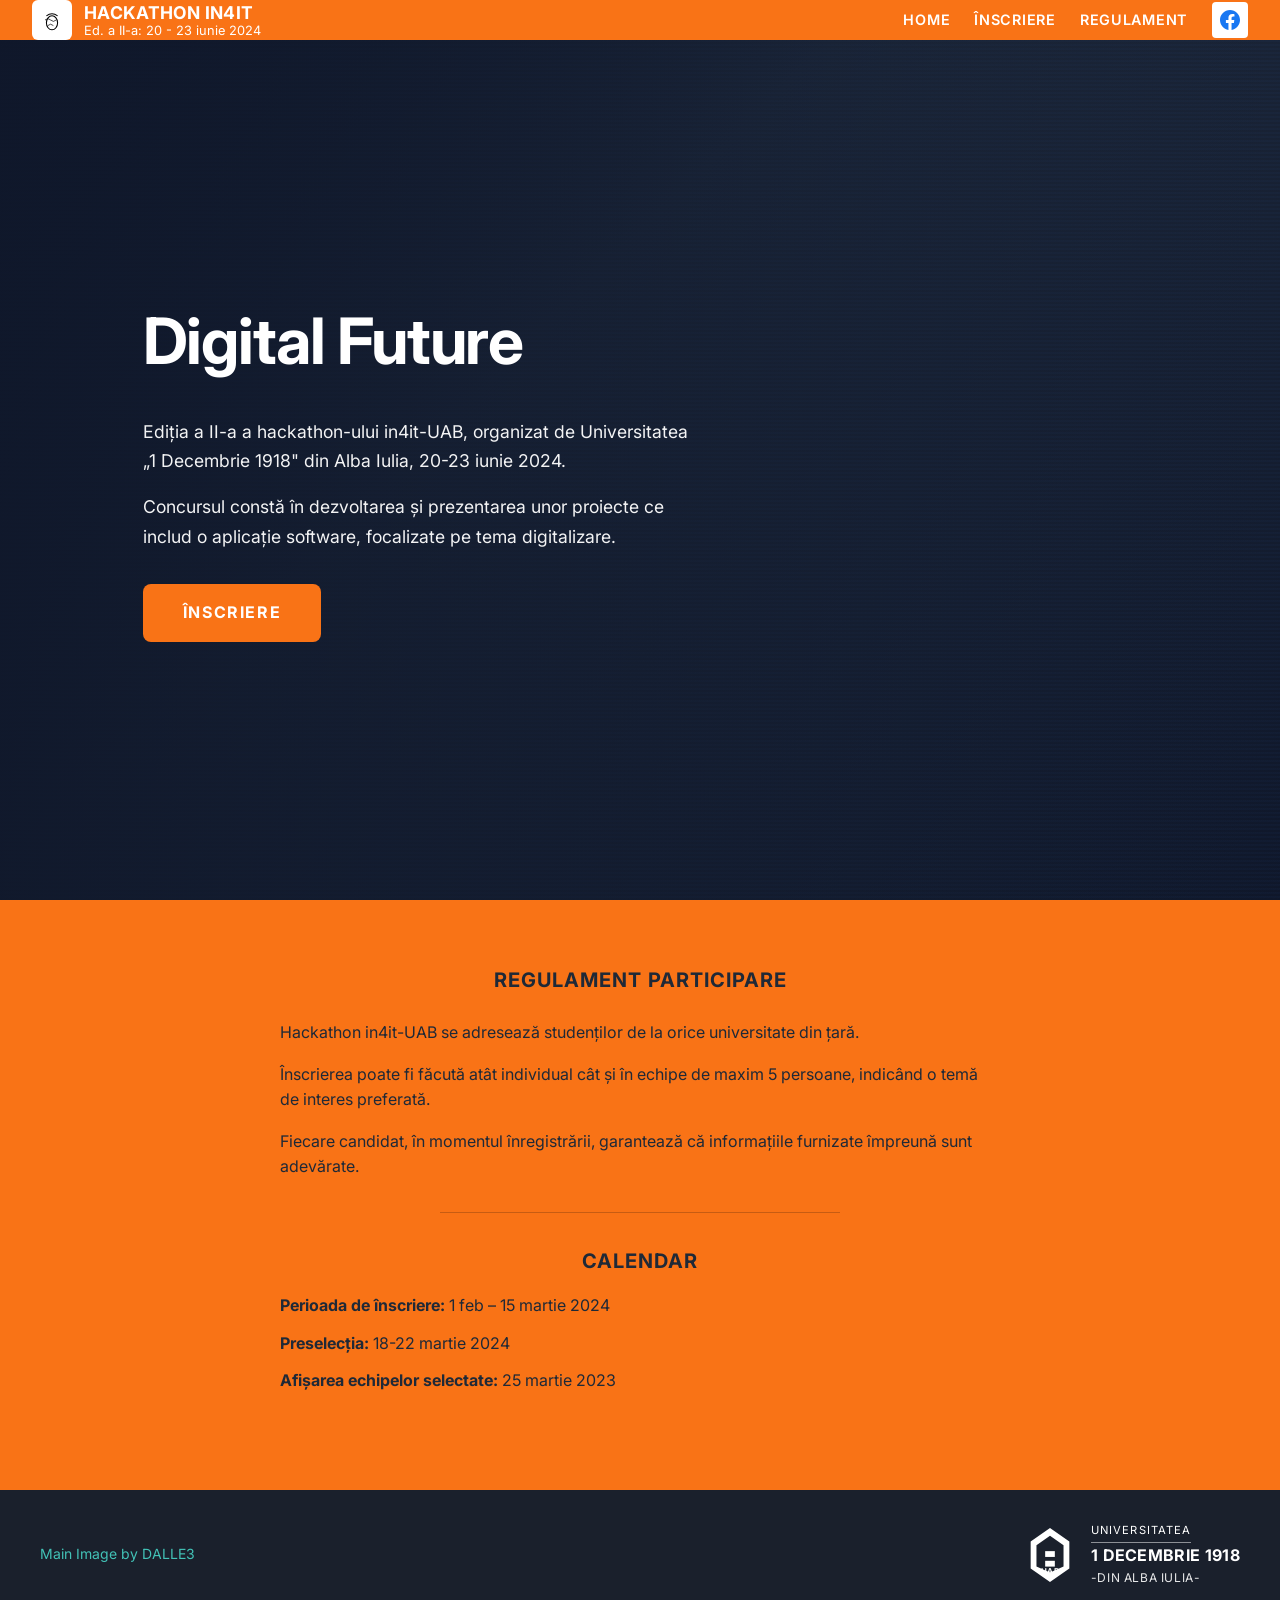
<file: 1/index.html>
<!DOCTYPE html>
<html lang="ro">
<head>
    <meta charset="UTF-8">
    <meta name="viewport" content="width=device-width, initial-scale=1.0">
    <title>Hackathon in4iT - Digital Future</title>
    <link rel="stylesheet" href="styles.css">
    <link rel="preconnect" href="https://fonts.googleapis.com">
    <link rel="preconnect" href="https://fonts.gstatic.com" crossorigin>
    <link href="https://fonts.googleapis.com/css2?family=Inter:wght@400;600;700&display=swap" rel="stylesheet">
</head>
<body>
    <!-- Header -->
    <header class="header">
        <div class="header-content">
            <div class="header-brand">
                <div class="logo">
                    <svg viewBox="0 0 40 40" xmlns="http://www.w3.org/2000/svg" aria-hidden="true">
                        <!-- Amprentă stilizată / circuit -->
                        <ellipse cx="20" cy="24" rx="8" ry="10" fill="none" stroke="currentColor" stroke-width="1.5"/>
                        <path d="M12 14 Q20 8 28 14" fill="none" stroke="currentColor" stroke-width="1.5"/>
                        <path d="M10 20 Q14 16 18 20 Q22 24 26 20" fill="none" stroke="currentColor" stroke-width="1"/>
                        <path d="M14 28 Q18 24 22 28" fill="none" stroke="currentColor" stroke-width="1"/>
                    </svg>
                </div>
                <div class="brand-text">
                    <h1 class="event-title">HACKATHON in4iT</h1>
                    <p class="event-date">Ed. a II-a: 20 - 23 iunie 2024</p>
                </div>
            </div>
            <nav class="nav-desktop">
                <a href="#home">HOME</a>
                <a href="#inscriere">ÎNSCRIERE</a>
                <a href="#regulament">REGULAMENT</a>
                <a href="https://facebook.com" target="_blank" rel="noopener" class="fb-link" aria-label="Facebook">
                    <svg viewBox="0 0 24 24" fill="#1877F2"><path d="M24 12.073c0-6.627-5.373-12-12-12s-12 5.373-12 12c0 5.99 4.388 10.954 10.125 11.854v-8.385H7.078v-3.47h3.047V9.43c0-3.007 1.792-4.669 4.533-4.669 1.312 0 2.686.235 2.686.235v2.953H15.83c-1.491 0-1.956.925-1.956 1.874v2.25h3.328l-.532 3.47h-2.796v8.385C19.612 23.027 24 18.062 24 12.073z"/></svg>
                </a>
            </nav>
            <button class="nav-toggle" aria-label="Meniu" aria-expanded="false">
                <span></span>
                <span></span>
                <span></span>
            </button>
        </div>
        <div class="nav-mobile" aria-hidden="true">
            <a href="#home">HOME</a>
            <a href="#inscriere">ÎNSCRIERE</a>
            <a href="#regulament">REGULAMENT</a>
            <a href="https://facebook.com" target="_blank" rel="noopener">Facebook</a>
        </div>
    </header>

    <!-- Hero Section - full viewport -->
    <section class="hero" id="home">
        <div class="hero-overlay"></div>
        <div class="hero-content">
            <h2 class="hero-title">Digital Future</h2>
            <p class="hero-text">Ediția a II-a a hackathon-ului in4it-UAB, organizat de Universitatea „1 Decembrie 1918" din Alba Iulia, 20-23 iunie 2024.</p>
            <p class="hero-text">Concursul constă în dezvoltarea și prezentarea unor proiecte ce includ o aplicație software, focalizate pe tema digitalizare.</p>
            <a href="#inscriere" class="btn-inscriere" id="inscriere">ÎNSCRIERE</a>
        </div>
    </section>

    <!-- Content Section - Regulament & Calendar -->
    <main class="content-section" id="regulament">
        <div class="content-wrapper">
            <section class="regulament">
                <h2 class="section-title">REGULAMENT PARTICIPARE</h2>
                <p>Hackathon in4it-UAB se adresează studenților de la orice universitate din țară.</p>
                <p>Înscrierea poate fi făcută atât individual cât și în echipe de maxim 5 persoane, indicând o temă de interes preferată.</p>
                <p>Fiecare candidat, în momentul înregistrării, garantează că informațiile furnizate împreună sunt adevărate.</p>
            </section>
            <hr class="section-separator">
            <section class="calendar">
                <h2 class="section-title">CALENDAR</h2>
                <ul class="calendar-list">
                    <li><strong>Perioada de înscriere:</strong> 1 feb – 15 martie 2024</li>
                    <li><strong>Preselecția:</strong> 18-22 martie 2024</li>
                    <li><strong>Afișarea echipelor selectate:</strong> 25 martie 2023</li>
                </ul>
            </section>
        </div>
    </main>

    <!-- Footer -->
    <footer class="footer">
        <div class="footer-content">
            <span class="footer-credit">Main Image by DALLE3</span>
            <div class="footer-logo">
                <div class="logo-emblem">
                    <svg viewBox="0 0 50 60" xmlns="http://www.w3.org/2000/svg" aria-hidden="true">
                        <!-- Turn/cetate stilizat -->
                        <path d="M25 2L5 16v28l20 14 20-14V16L25 2zm0 8l14 10v22L25 48 11 42V20l14-10z" fill="currentColor"/>
                        <rect x="20" y="26" width="10" height="6" fill="currentColor"/>
                        <rect x="20" y="36" width="10" height="6" fill="currentColor"/>
                    </svg>
                    <span class="emblem-text">UAB</span>
                </div>
                <div class="logo-text">
                    <span class="logo-line">UNIVERSITATEA</span>
                    <span class="logo-name">1 DECEMBRIE 1918</span>
                    <span class="logo-city">-DIN ALBA IULIA-</span>
                </div>
            </div>
        </div>
    </footer>

    <script src="script.js"></script>
</body>
</html>
</file>
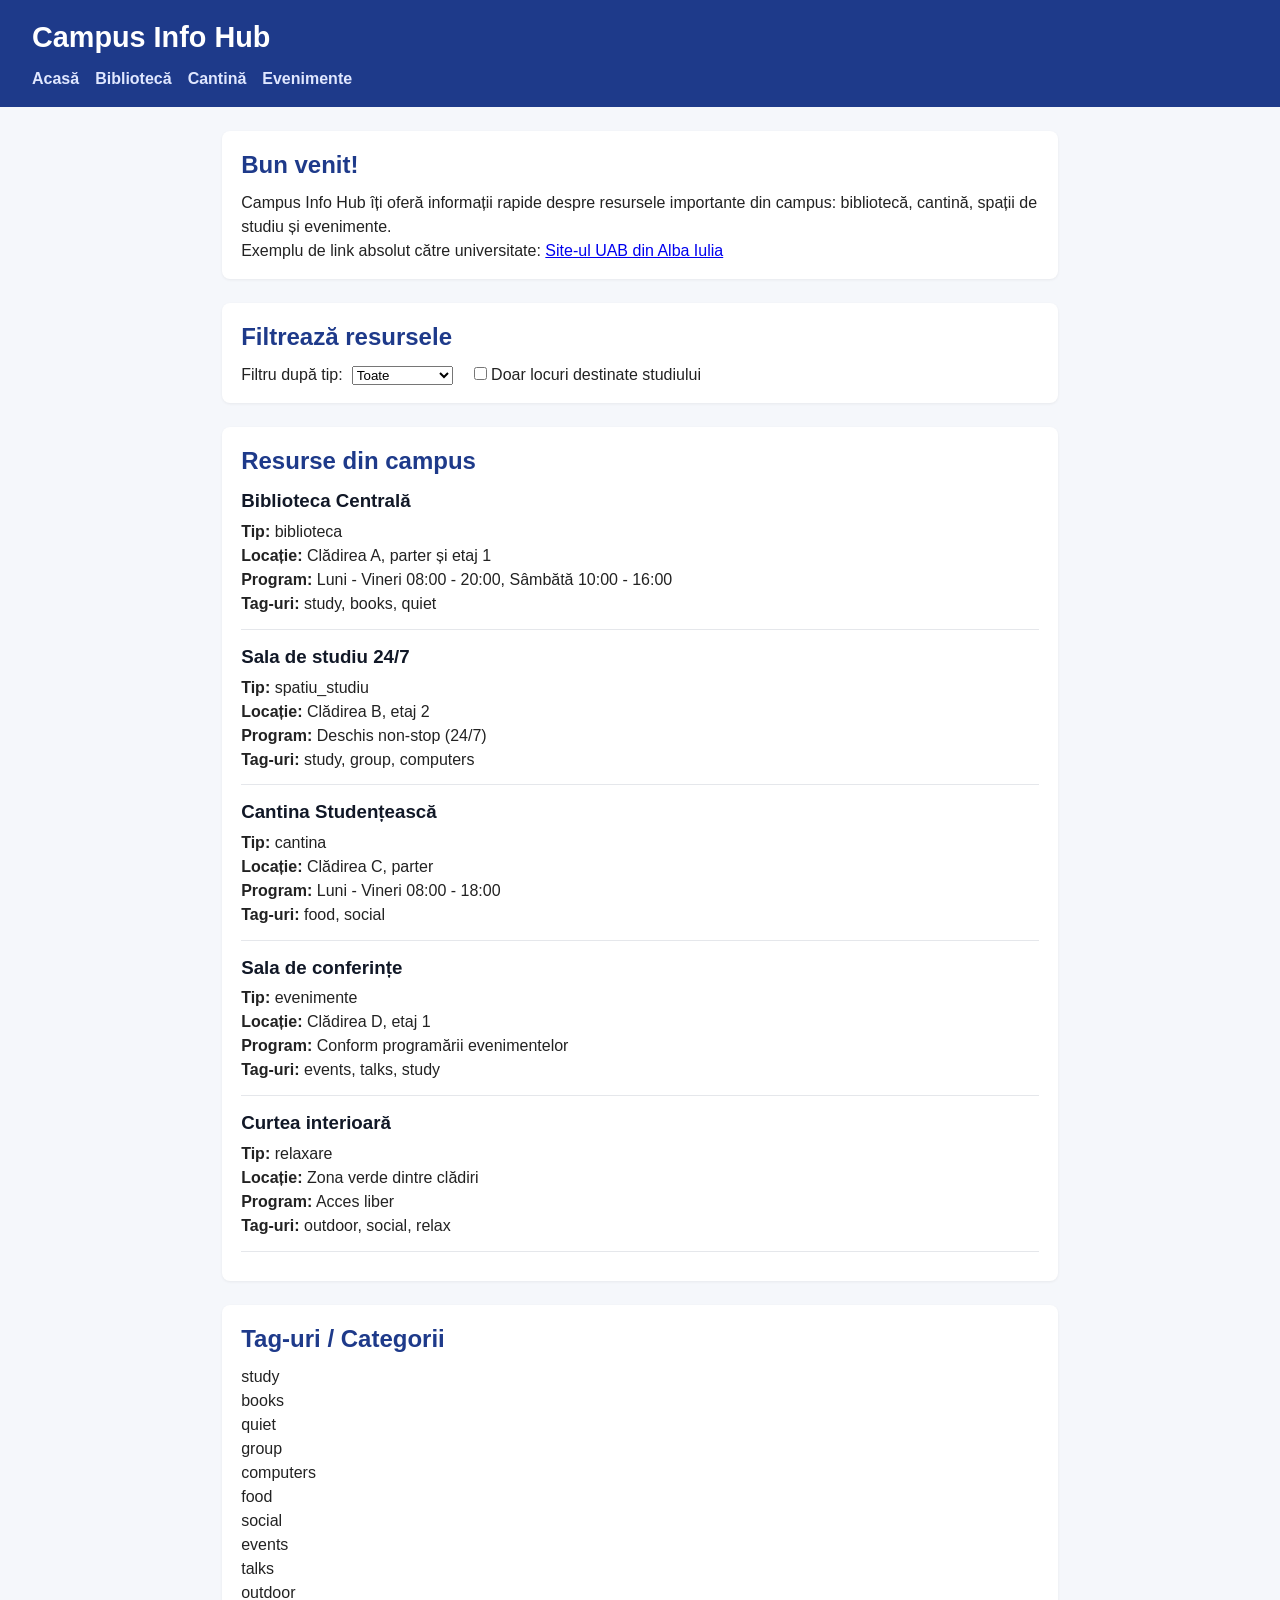
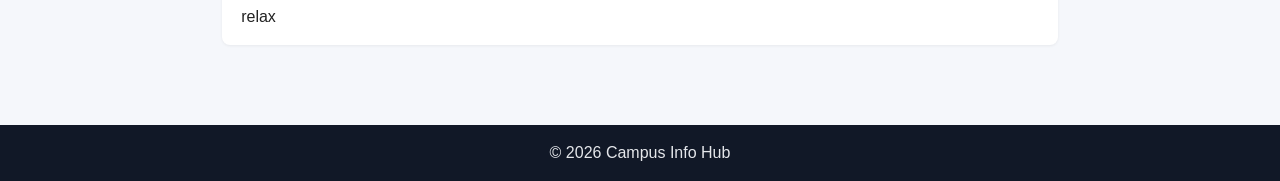
<file: 2/index.html>
<!DOCTYPE html>
<html lang="ro">
<head>
  <meta charset="UTF-8">
  <title>Campus Info Hub</title>
  <meta name="viewport" content="width=device-width, initial-scale=1.0">
  <link rel="stylesheet" href="css/styles.css">
</head>
<body>
  <header>
    <h1>Campus Info Hub</h1>
    <nav>
      <ul>
        <li><a href="index.html">Acasă</a></li>
        <li><a href="pages/library.html">Bibliotecă</a></li>
        <li><a href="pages/cafeteria.html">Cantină</a></li>
        <li><a href="pages/events.html">Evenimente</a></li>
      </ul>
    </nav>
  </header>

  <main>
    <section id="intro">
      <h2>Bun venit!</h2>
      <p>Campus Info Hub îți oferă informații rapide despre resursele importante din campus: bibliotecă, cantină, spații de studiu și evenimente.</p>
      <p>Exemplu de link absolut către universitate:
        <a href="https://www.uab.ro" target="_blank" rel="noopener noreferrer">Site-ul UAB din Alba Iulia</a>
      </p>
    </section>

    <section id="filters">
      <h2>Filtrează resursele</h2>
      <div class="filters-container">
        <div>
          <label for="typeFilter">Filtru după tip:</label>
          <select id="typeFilter">
            <option value="all">Toate</option>
          </select>
        </div>
        <div>
          <label for="studyOnly">
            <input type="checkbox" id="studyOnly">
            Doar locuri destinate studiului
          </label>
        </div>
      </div>
    </section>

    <section id="resources">
      <h2>Resurse din campus</h2>
      <ul id="resourceList">
        <!-- Populat dinamic cu JavaScript -->
      </ul>
    </section>

    <section id="tagsSection">
      <h2>Tag-uri / Categorii</h2>
      <ul id="tagList">
        <!-- Populat dinamic cu JavaScript -->
      </ul>
    </section>
  </main>

  <footer>
    <p>&copy; 2026 Campus Info Hub</p>
  </footer>

  <script src="js/main.js"></script>
</body>
</html>
</file>
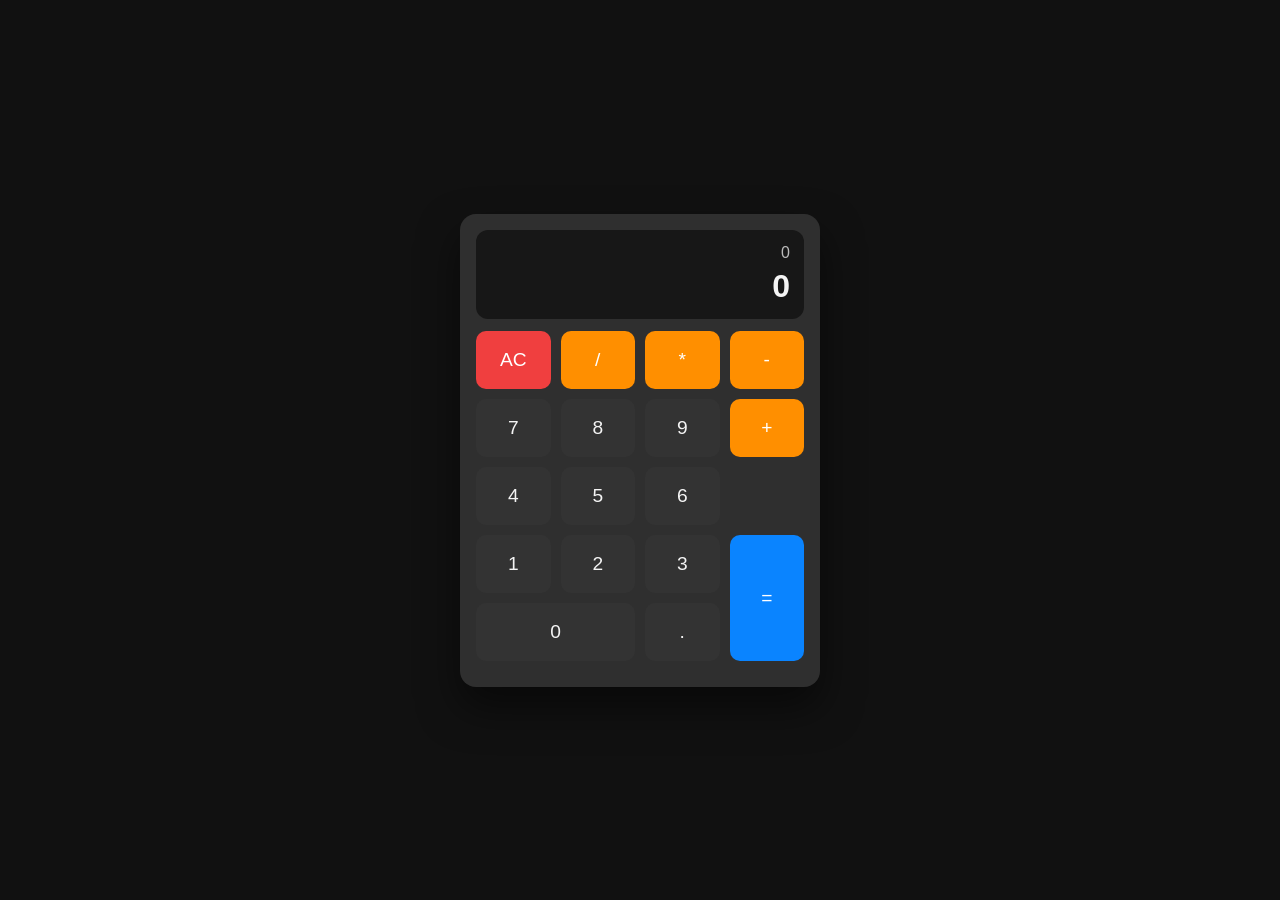
<file: 4/index.html>
<!DOCTYPE html>
<html lang="ro">
<head>
  <meta charset="UTF-8" />
  <meta name="viewport" content="width=device-width, initial-scale=1.0" />
  <title>Calculator MVC</title>
  <link rel="stylesheet" href="style.css" />
</head>
<body>
  <div class="calculator" id="calculator">
    <div class="display">
      <div id="expression" class="expression">0</div>
      <div id="result" class="result">0</div>
    </div>

    <div class="keys">
      <button class="btn btn-clear" data-action="clear">AC</button>
      <button class="btn btn-operator" data-action="operator" data-value="/">/</button>
      <button class="btn btn-operator" data-action="operator" data-value="*">*</button>
      <button class="btn btn-operator" data-action="operator" data-value="-">-</button>

      <button class="btn btn-number" data-action="number" data-value="7">7</button>
      <button class="btn btn-number" data-action="number" data-value="8">8</button>
      <button class="btn btn-number" data-action="number" data-value="9">9</button>
      <button class="btn btn-operator" data-action="operator" data-value="+">+</button>

      <button class="btn btn-number" data-action="number" data-value="4">4</button>
      <button class="btn btn-number" data-action="number" data-value="5">5</button>
      <button class="btn btn-number" data-action="number" data-value="6">6</button>
      <div></div>

      <button class="btn btn-number" data-action="number" data-value="1">1</button>
      <button class="btn btn-number" data-action="number" data-value="2">2</button>
      <button class="btn btn-number" data-action="number" data-value="3">3</button>
      <button class="btn btn-equals" data-action="equals">=</button>

      <button class="btn btn-number btn-zero" data-action="number" data-value="0">0</button>
      <button class="btn btn-number" data-action="number" data-value=".">.</button>
      <div></div>
    </div>
  </div>

  <script src="model.js"></script>
  <script src="view.js"></script>
  <script src="controller.js"></script>
</body>
</html>
</file>
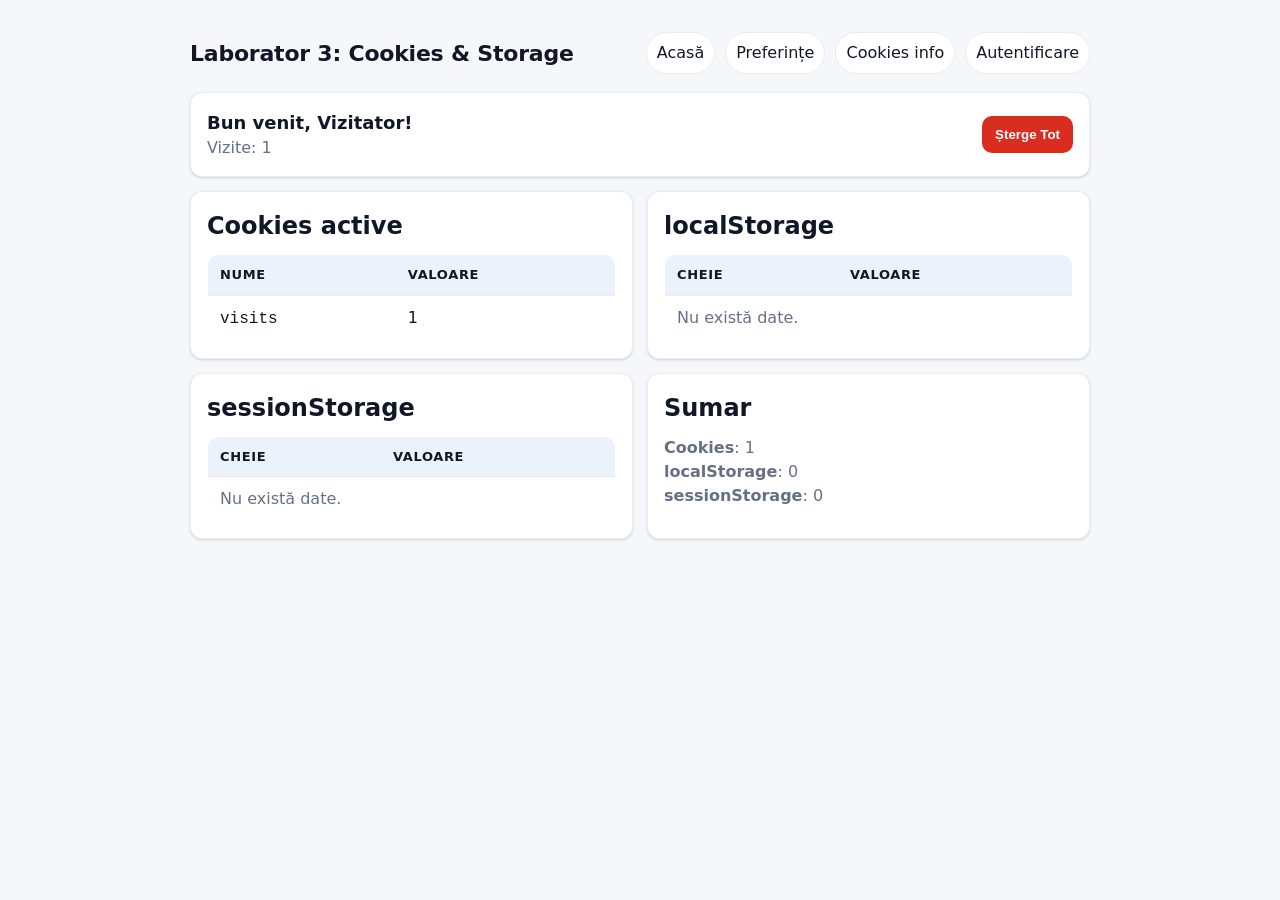
<file: 3/3/index.html>
<!doctype html>
<html lang="ro">
  <head>
    <meta charset="utf-8" />
    <meta name="viewport" content="width=device-width, initial-scale=1" />
    <title>Laborator 3 - Acasă</title>
    <link rel="stylesheet" href="style.css" />
  </head>
  <body class="light">
    <div class="container">
      <header>
        <h1>Laborator 3: Cookies &amp; Storage</h1>
        <nav>
          <a href="index.html">Acasă</a>
          <a href="preferences.html">Preferințe</a>
          <a href="cookies-info.html">Cookies info</a>
          <a href="login.html">Autentificare</a>
        </nav>
      </header>

      <div class="card">
        <div class="row">
          <div>
            <div id="welcome" style="font-weight: 800; font-size: 18px"></div>
            <div class="muted" id="visits"></div>
          </div>
          <div class="actions" style="margin-top: 0">
            <button class="btn btn-danger" id="clearAllBtn" type="button">Șterge Tot</button>
          </div>
        </div>
        <div id="alertArea"></div>
      </div>

      <div class="grid cols-2" style="margin-top: 14px">
        <section class="card">
          <h2 style="margin: 0 0 10px">Cookies active</h2>
          <table>
            <thead>
              <tr>
                <th>Nume</th>
                <th>Valoare</th>
              </tr>
            </thead>
            <tbody id="cookiesTbody"></tbody>
          </table>
        </section>

        <section class="card">
          <h2 style="margin: 0 0 10px">localStorage</h2>
          <table>
            <thead>
              <tr>
                <th>Cheie</th>
                <th>Valoare</th>
              </tr>
            </thead>
            <tbody id="localTbody"></tbody>
          </table>
        </section>

        <section class="card">
          <h2 style="margin: 0 0 10px">sessionStorage</h2>
          <table>
            <thead>
              <tr>
                <th>Cheie</th>
                <th>Valoare</th>
              </tr>
            </thead>
            <tbody id="sessionTbody"></tbody>
          </table>
        </section>

        <section class="card">
          <h2 style="margin: 0 0 10px">Sumar</h2>
          <div class="muted" id="summary"></div>
        </section>
      </div>
    </div>

    <script src="js/cookies.js"></script>
    <script src="js/storage.js"></script>
    <script>
      function applyThemeFromCookie() {
        const theme = CookieManager.get("theme") || "light";
        document.body.classList.remove("light", "dark");
        document.body.classList.add(theme === "dark" ? "dark" : "light");
      }

      function ensureVisitsIncrement() {
        const raw = CookieManager.get("visits");
        const current = Number.parseInt(raw ?? "0", 10);
        const next = Number.isFinite(current) ? current + 1 : 1;
        CookieManager.set("visits", String(next));
        return next;
      }

      function escapeHtml(s) {
        return String(s)
          .replaceAll("&", "&amp;")
          .replaceAll("<", "&lt;")
          .replaceAll(">", "&gt;")
          .replaceAll('"', "&quot;")
          .replaceAll("'", "&#039;");
      }

      function prettyValue(v) {
        if (v === null || v === undefined) return "";
        if (typeof v === "string") return v;
        try {
          return JSON.stringify(v);
        } catch {
          return String(v);
        }
      }

      function renderKeyValueTable(tbodyEl, obj) {
        const entries = Object.entries(obj || {});
        if (!entries.length) {
          tbodyEl.innerHTML = '<tr><td colspan="2" class="muted">Nu există date.</td></tr>';
          return;
        }
        tbodyEl.innerHTML = entries
          .sort(([a], [b]) => a.localeCompare(b))
          .map(([k, v]) => `<tr><td><code>${escapeHtml(k)}</code></td><td>${escapeHtml(prettyValue(v))}</td></tr>`)
          .join("");
      }

      function refreshAllTables() {
        renderKeyValueTable(document.getElementById("cookiesTbody"), CookieManager.getAll());
        renderKeyValueTable(document.getElementById("localTbody"), StorageManager.getAllLocal());
        renderKeyValueTable(document.getElementById("sessionTbody"), StorageManager.getAllSession());

        const cookiesCount = Object.keys(CookieManager.getAll()).length;
        document.getElementById("summary").innerHTML = `
          <div><b>Cookies</b>: ${cookiesCount}</div>
          <div><b>localStorage</b>: ${localStorage.length}</div>
          <div><b>sessionStorage</b>: ${sessionStorage.length}</div>
        `;
      }

      function showAlert(type, message) {
        const el = document.createElement("div");
        el.className = `alert ${type === "error" ? "alert-error" : "alert-success"}`;
        el.textContent = message;
        const area = document.getElementById("alertArea");
        area.innerHTML = "";
        area.appendChild(el);
      }

      function clearAll() {
        CookieManager.deleteAll();
        StorageManager.clearLocal();
        StorageManager.clearSession();
        showAlert("success", "Cookies + localStorage + sessionStorage au fost șterse.");
        applyThemeFromCookie();
        const visitsNow = ensureVisitsIncrement();
        document.getElementById("visits").textContent = `Vizite: ${visitsNow}`;
        refreshAllTables();
      }

      (function init() {
        applyThemeFromCookie();

        const username = CookieManager.get("username") || "Vizitator";
        const visitsNow = ensureVisitsIncrement();

        document.getElementById("welcome").textContent = `Bun venit, ${username}!`;
        document.getElementById("visits").textContent = `Vizite: ${visitsNow}`;

        document.getElementById("clearAllBtn").addEventListener("click", clearAll);
        refreshAllTables();
      })();
    </script>
  </body>
</html>
</file>
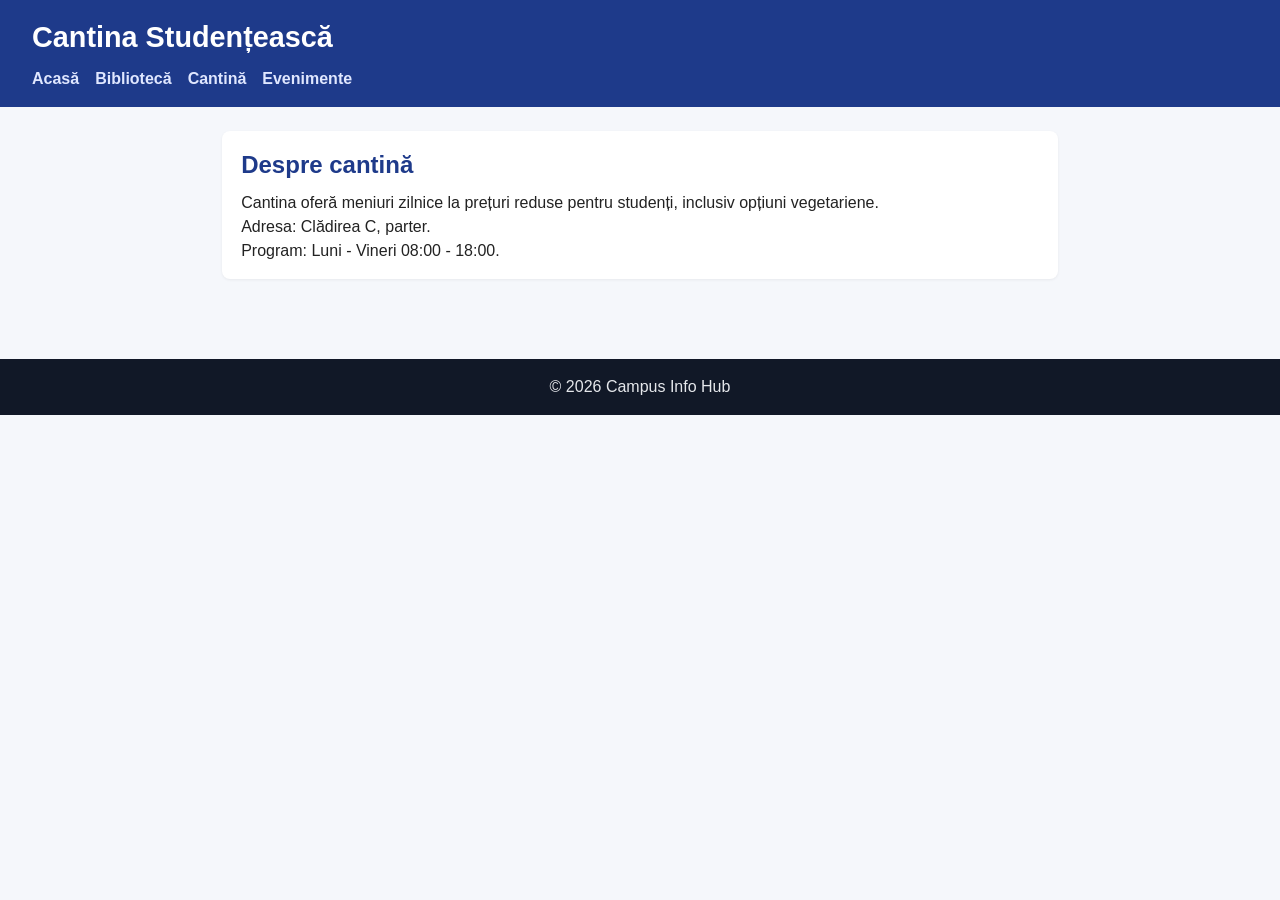
<file: 2/pages/cafeteria.html>
<!DOCTYPE html>
<html lang="ro">
<head>
  <meta charset="UTF-8">
  <title>Cantină - Campus Info Hub</title>
  <meta name="viewport" content="width=device-width, initial-scale=1.0">
  <link rel="stylesheet" href="../css/styles.css">
</head>
<body>
  <header>
    <h1>Cantina Studențească</h1>
    <nav>
      <ul>
        <li><a href="../index.html">Acasă</a></li>
        <li><a href="library.html">Bibliotecă</a></li>
        <li><a href="cafeteria.html">Cantină</a></li>
        <li><a href="events.html">Evenimente</a></li>
      </ul>
    </nav>
  </header>

  <main>
    <section>
      <h2>Despre cantină</h2>
      <p>Cantina oferă meniuri zilnice la prețuri reduse pentru studenți, inclusiv opțiuni vegetariene.</p>
      <p>Adresa: Clădirea C, parter.</p>
      <p>Program: Luni - Vineri 08:00 - 18:00.</p>
    </section>
  </main>

  <footer>
    <p>&copy; 2026 Campus Info Hub</p>
  </footer>
</body>
</html>
</file>
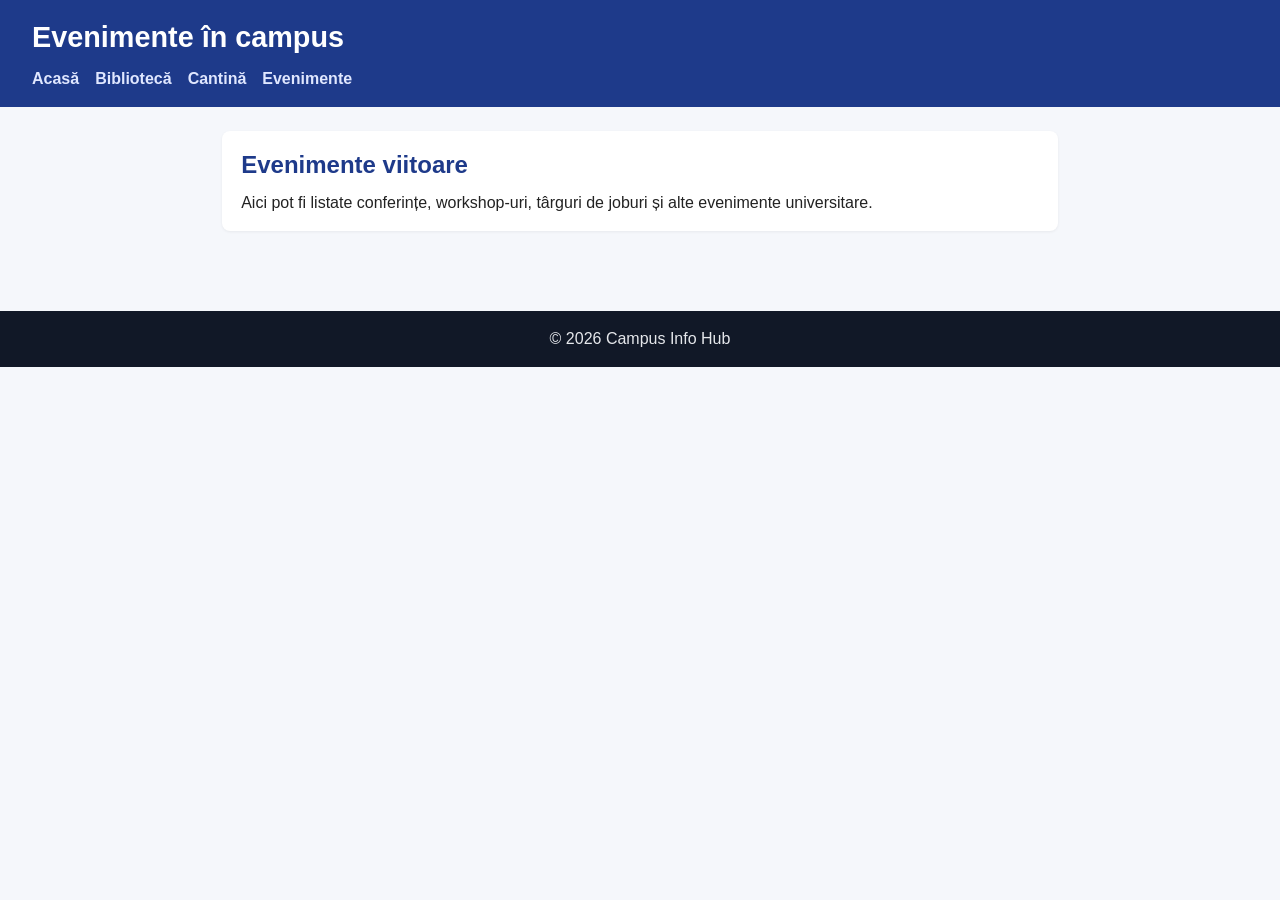
<file: 2/pages/events.html>
<!DOCTYPE html>
<html lang="ro">
<head>
  <meta charset="UTF-8">
  <title>Evenimente - Campus Info Hub</title>
  <meta name="viewport" content="width=device-width, initial-scale=1.0">
  <link rel="stylesheet" href="../css/styles.css">
</head>
<body>
  <header>
    <h1>Evenimente în campus</h1>
    <nav>
      <ul>
        <li><a href="../index.html">Acasă</a></li>
        <li><a href="library.html">Bibliotecă</a></li>
        <li><a href="cafeteria.html">Cantină</a></li>
        <li><a href="events.html">Evenimente</a></li>
      </ul>
    </nav>
  </header>

  <main>
    <section>
      <h2>Evenimente viitoare</h2>
      <p>Aici pot fi listate conferințe, workshop-uri, târguri de joburi și alte evenimente universitare.</p>
    </section>
  </main>

  <footer>
    <p>&copy; 2026 Campus Info Hub</p>
  </footer>
</body>
</html>
</file>
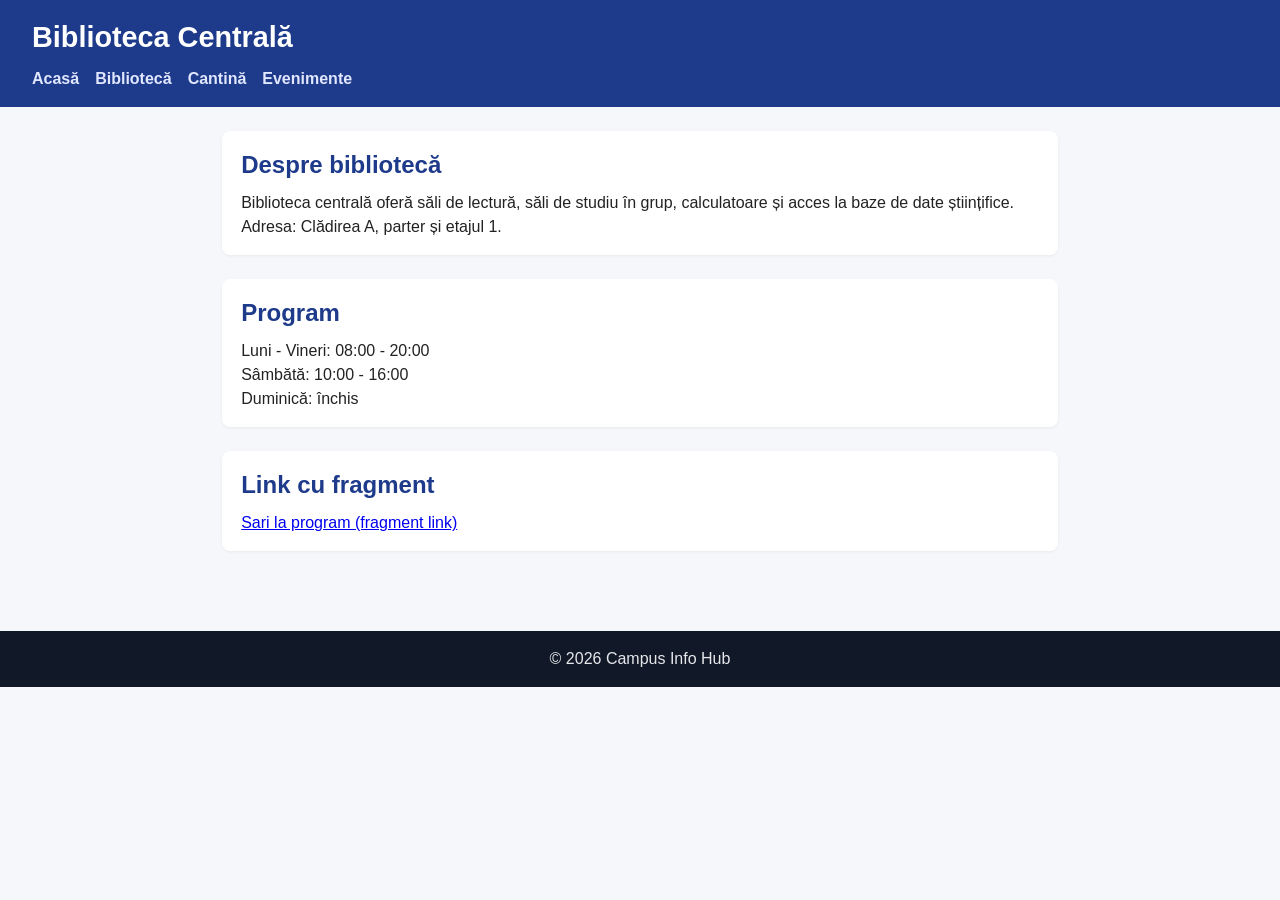
<file: 2/pages/library.html>
<!DOCTYPE html>
<html lang="ro">
<head>
  <meta charset="UTF-8">
  <title>Bibliotecă - Campus Info Hub</title>
  <meta name="viewport" content="width=device-width, initial-scale=1.0">
  <link rel="stylesheet" href="../css/styles.css">
</head>
<body>
  <header>
    <h1>Biblioteca Centrală</h1>
    <nav>
      <ul>
        <li><a href="../index.html">Acasă</a></li>
        <li><a href="library.html">Bibliotecă</a></li>
        <li><a href="cafeteria.html">Cantină</a></li>
        <li><a href="events.html">Evenimente</a></li>
      </ul>
    </nav>
  </header>

  <main>
    <section id="overview">
      <h2>Despre bibliotecă</h2>
      <p>Biblioteca centrală oferă săli de lectură, săli de studiu în grup, calculatoare și acces la baze de date științifice.</p>
      <p>Adresa: Clădirea A, parter și etajul 1.</p>
    </section>

    <section id="schedule">
      <h2>Program</h2>
      <p>Luni - Vineri: 08:00 - 20:00</p>
      <p>Sâmbătă: 10:00 - 16:00</p>
      <p>Duminică: închis</p>
    </section>

    <section id="jump">
      <h2>Link cu fragment</h2>
      <p>
        <a href="#schedule">Sari la program (fragment link)</a>
      </p>
    </section>
  </main>

  <footer>
    <p>&copy; 2026 Campus Info Hub</p>
  </footer>
</body>
</html>
</file>
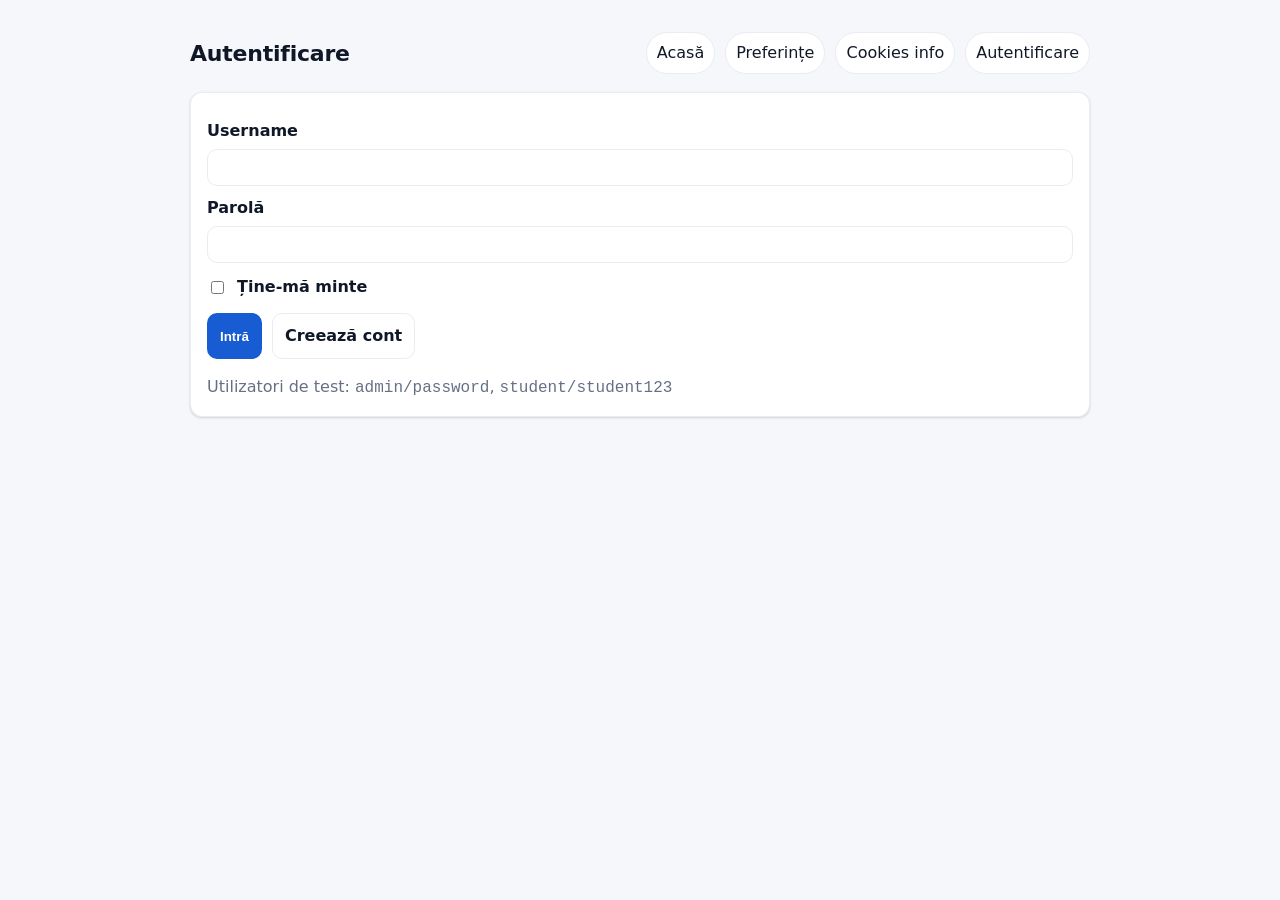
<file: 3/3/cart.html>
<!doctype html>
<html lang="ro">
  <head>
    <meta charset="utf-8" />
    <meta name="viewport" content="width=device-width, initial-scale=1" />
    <title>Coș de Cumpărături</title>
    <link rel="stylesheet" href="style.css" />
  </head>
  <body class="light">
    <div class="container">
      <header>
        <h1>Coș de Cumpărături</h1>
        <nav>
          <a href="dashboard.html">Dashboard</a>
          <a href="cart.html">Coș</a>
          <a href="index.html">Acasă</a>
          <a href="login.html">Login</a>
        </nav>
      </header>

      <section class="card">
        <div class="row">
          <div>
            <div id="hello" style="font-weight: 800; font-size: 18px"></div>
            <div class="muted">Coșul este salvat în <code>sessionStorage</code> (cheie: <code>cart</code>).</div>
          </div>
          <div class="actions" style="margin-top: 0">
            <button class="btn btn-danger" id="clearCartBtn" type="button">Golește Coșul</button>
          </div>
        </div>
        <div id="alertArea"></div>
      </section>

      <div class="grid cols-2" style="margin-top: 14px">
        <section class="card">
          <h2 style="margin: 0 0 10px">Adaugă produs</h2>
          <form id="addForm">
            <label for="product">Produs</label>
            <select id="product" name="product"></select>

            <label for="qty">Cantitate (1-10)</label>
            <input id="qty" name="qty" type="number" min="1" max="10" value="1" />

            <div class="actions">
              <button class="btn" type="submit">Adaugă în Coș</button>
            </div>
          </form>
        </section>

        <section class="card">
          <h2 style="margin: 0 0 10px">Coș</h2>
          <table>
            <thead>
              <tr>
                <th>Produs</th>
                <th>Cantitate</th>
                <th>Preț</th>
                <th>Acțiuni</th>
              </tr>
            </thead>
            <tbody id="cartTbody"></tbody>
            <tfoot>
              <tr>
                <td colspan="2" style="padding: 10px 12px"><b>TOTAL</b></td>
                <td colspan="2" style="padding: 10px 12px"><b id="total">0</b> lei</td>
              </tr>
            </tfoot>
          </table>
        </section>
      </div>
    </div>

    <script src="js/cookies.js"></script>
    <script src="js/storage.js"></script>
    <script>
      const SESSION_KEY = "session";
      const CART_KEY = "cart";

      const products = {
        laptop: { name: "Laptop", price: 2500 },
        telefon: { name: "Telefon", price: 1200 },
        tableta: { name: "Tabletă", price: 800 },
        casti: { name: "Căști", price: 150 },
      };

      function applyThemeFromCookie() {
        const theme = CookieManager.get("theme") || "light";
        document.body.classList.remove("light", "dark");
        document.body.classList.add(theme === "dark" ? "dark" : "light");
      }

      function showAlert(type, message) {
        const el = document.createElement("div");
        el.className = `alert ${type === "error" ? "alert-error" : "alert-success"}`;
        el.textContent = message;
        const area = document.getElementById("alertArea");
        area.innerHTML = "";
        area.appendChild(el);
      }

      function requireSession() {
        const session = StorageManager.getSession(SESSION_KEY);
        if (!session) {
          window.location.href = "login.html";
          return null;
        }
        return session;
      }

      function getCart() {
        const cart = StorageManager.getSession(CART_KEY);
        return cart && typeof cart === "object" && !Array.isArray(cart) ? cart : {};
      }

      function setCart(cartObj) {
        StorageManager.setSession(CART_KEY, cartObj);
      }

      function cartTotal(cartObj) {
        let total = 0;
        for (const key of Object.keys(cartObj)) {
          const qty = Number(cartObj[key]) || 0;
          const p = products[key];
          if (!p) continue;
          total += qty * p.price;
        }
        return total;
      }

      function renderCart() {
        const cart = getCart();
        const keys = Object.keys(cart).filter((k) => products[k] && (Number(cart[k]) || 0) > 0);
        keys.sort((a, b) => products[a].name.localeCompare(products[b].name));

        const tbody = document.getElementById("cartTbody");
        if (!keys.length) {
          tbody.innerHTML = '<tr><td colspan="4" class="muted">Coșul este gol.</td></tr>';
          document.getElementById("total").textContent = "0";
          return;
        }

        tbody.innerHTML = keys
          .map((k) => {
            const qty = Number(cart[k]) || 0;
            const p = products[k];
            const line = qty * p.price;
            return `
              <tr>
                <td><b>${p.name}</b><div class="muted">${p.price} lei / buc</div></td>
                <td>${qty}</td>
                <td>${line} lei</td>
                <td><button class="btn btn-small btn-danger" type="button" data-remove="${k}">Șterge</button></td>
              </tr>
            `;
          })
          .join("");

        document.getElementById("total").textContent = String(cartTotal(cart));
      }

      function populateProducts() {
        const select = document.getElementById("product");
        select.innerHTML = Object.keys(products)
          .map((k) => `<option value="${k}">${products[k].name} (${products[k].price} lei)</option>`)
          .join("");
      }

      (function init() {
        applyThemeFromCookie();
        const session = requireSession();
        if (!session) return;

        document.getElementById("hello").textContent = `Salut, ${session.username}!`;
        populateProducts();
        renderCart();

        document.getElementById("addForm").addEventListener("submit", (e) => {
          e.preventDefault();
          const key = document.getElementById("product").value;
          const qty = Number.parseInt(document.getElementById("qty").value, 10);
          if (!products[key]) {
            showAlert("error", "Produs invalid.");
            return;
          }
          if (!Number.isFinite(qty) || qty < 1 || qty > 10) {
            showAlert("error", "Cantitatea trebuie să fie între 1 și 10.");
            return;
          }

          const cart = getCart();
          const current = Number.parseInt(cart[key] ?? "0", 10);
          const next = (Number.isFinite(current) ? current : 0) + qty;
          cart[key] = Math.min(10, next);
          setCart(cart);
          showAlert("success", "Produs adăugat în coș.");
          renderCart();
        });

        document.getElementById("cartTbody").addEventListener("click", (e) => {
          const t = e.target;
          if (!(t instanceof HTMLElement)) return;
          const key = t.getAttribute("data-remove");
          if (!key) return;
          const cart = getCart();
          delete cart[key];
          setCart(cart);
          renderCart();
        });

        document.getElementById("clearCartBtn").addEventListener("click", () => {
          StorageManager.removeSession(CART_KEY);
          showAlert("success", "Coș golit.");
          renderCart();
        });
      })();
    </script>
  </body>
</html>
</file>
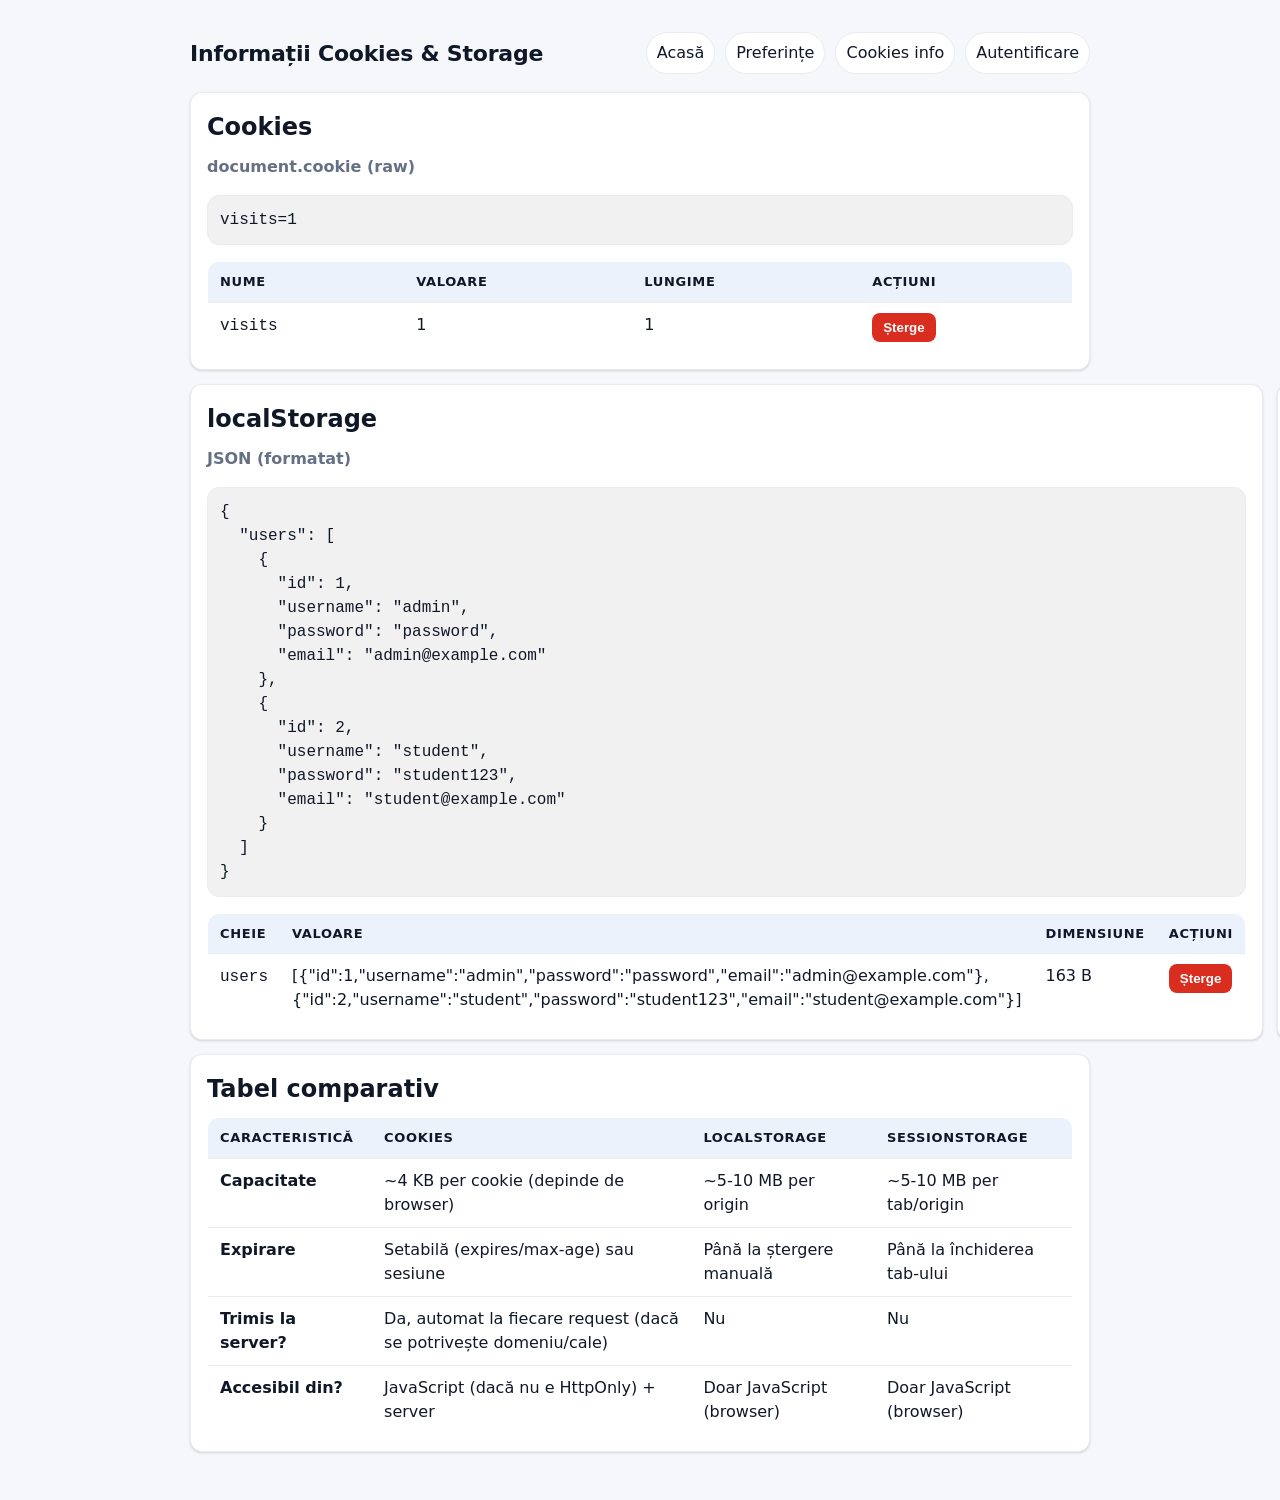
<file: 3/3/cookies-info.html>
<!doctype html>
<html lang="ro">
  <head>
    <meta charset="utf-8" />
    <meta name="viewport" content="width=device-width, initial-scale=1" />
    <title>Cookies & Storage - Info</title>
    <link rel="stylesheet" href="style.css" />
  </head>
  <body class="light">
    <div class="container">
      <header>
        <h1>Informații Cookies &amp; Storage</h1>
        <nav>
          <a href="index.html">Acasă</a>
          <a href="preferences.html">Preferințe</a>
          <a href="cookies-info.html">Cookies info</a>
          <a href="login.html">Autentificare</a>
        </nav>
      </header>

      <section class="card">
        <h2 style="margin: 0 0 10px">Cookies</h2>
        <div class="muted"><b>document.cookie (raw)</b></div>
        <pre id="rawCookie"></pre>

        <div style="margin-top: 10px">
          <table>
            <thead>
              <tr>
                <th>Nume</th>
                <th>Valoare</th>
                <th>Lungime</th>
                <th>Acțiuni</th>
              </tr>
            </thead>
            <tbody id="cookiesTbody"></tbody>
          </table>
        </div>
      </section>

      <div class="grid cols-2" style="margin-top: 14px">
        <section class="card">
          <h2 style="margin: 0 0 10px">localStorage</h2>
          <div class="muted"><b>JSON (formatat)</b></div>
          <pre id="localJson"></pre>
          <table>
            <thead>
              <tr>
                <th>Cheie</th>
                <th>Valoare</th>
                <th>Dimensiune</th>
                <th>Acțiuni</th>
              </tr>
            </thead>
            <tbody id="localTbody"></tbody>
          </table>
        </section>

        <section class="card">
          <h2 style="margin: 0 0 10px">sessionStorage</h2>
          <div class="muted"><b>JSON (formatat)</b></div>
          <pre id="sessionJson"></pre>
          <table>
            <thead>
              <tr>
                <th>Cheie</th>
                <th>Valoare</th>
                <th>Dimensiune</th>
                <th>Acțiuni</th>
              </tr>
            </thead>
            <tbody id="sessionTbody"></tbody>
          </table>
        </section>
      </div>

      <section class="card" style="margin-top: 14px">
        <h2 style="margin: 0 0 10px">Tabel comparativ</h2>
        <table>
          <thead>
            <tr>
              <th>Caracteristică</th>
              <th>Cookies</th>
              <th>localStorage</th>
              <th>sessionStorage</th>
            </tr>
          </thead>
          <tbody>
            <tr>
              <td><b>Capacitate</b></td>
              <td>~4 KB per cookie (depinde de browser)</td>
              <td>~5-10 MB per origin</td>
              <td>~5-10 MB per tab/origin</td>
            </tr>
            <tr>
              <td><b>Expirare</b></td>
              <td>Setabilă (expires/max-age) sau sesiune</td>
              <td>Până la ștergere manuală</td>
              <td>Până la închiderea tab-ului</td>
            </tr>
            <tr>
              <td><b>Trimis la server?</b></td>
              <td>Da, automat la fiecare request (dacă se potrivește domeniu/cale)</td>
              <td>Nu</td>
              <td>Nu</td>
            </tr>
            <tr>
              <td><b>Accesibil din?</b></td>
              <td>JavaScript (dacă nu e HttpOnly) + server</td>
              <td>Doar JavaScript (browser)</td>
              <td>Doar JavaScript (browser)</td>
            </tr>
          </tbody>
        </table>
      </section>
    </div>

    <script src="js/cookies.js"></script>
    <script src="js/storage.js"></script>
    <script>
      function applyThemeFromCookie() {
        const theme = CookieManager.get("theme") || "light";
        document.body.classList.remove("light", "dark");
        document.body.classList.add(theme === "dark" ? "dark" : "light");
      }

      function escapeHtml(s) {
        return String(s)
          .replaceAll("&", "&amp;")
          .replaceAll("<", "&lt;")
          .replaceAll(">", "&gt;")
          .replaceAll('"', "&quot;")
          .replaceAll("'", "&#039;");
      }

      function prettyValue(v) {
        if (v === null || v === undefined) return "";
        if (typeof v === "string") return v;
        try {
          return JSON.stringify(v);
        } catch {
          return String(v);
        }
      }

      function byteSize(str) {
        try {
          return new Blob([String(str)]).size;
        } catch {
          return String(str).length;
        }
      }

      function refresh() {
        document.getElementById("rawCookie").textContent = document.cookie || "(gol)";

        const cookies = CookieManager.getAll();
        const cookieEntries = Object.entries(cookies).sort(([a], [b]) => a.localeCompare(b));
        document.getElementById("cookiesTbody").innerHTML =
          cookieEntries.length === 0
            ? '<tr><td colspan="4" class="muted">Nu există cookies.</td></tr>'
            : cookieEntries
                .map(
                  ([name, value]) => `
          <tr>
            <td><code>${escapeHtml(name)}</code></td>
            <td>${escapeHtml(value)}</td>
            <td>${String(value).length}</td>
            <td><button class="btn btn-small btn-danger" data-cookie-delete="${escapeHtml(name)}" type="button">Șterge</button></td>
          </tr>`
                )
                .join("");

        const localAll = StorageManager.getAllLocal();
        const sessionAll = StorageManager.getAllSession();
        document.getElementById("localJson").textContent = JSON.stringify(localAll, null, 2) || "{}";
        document.getElementById("sessionJson").textContent = JSON.stringify(sessionAll, null, 2) || "{}";

        const localEntries = Object.keys(localAll)
          .sort((a, b) => a.localeCompare(b))
          .map((k) => [k, localAll[k]]);
        document.getElementById("localTbody").innerHTML =
          localEntries.length === 0
            ? '<tr><td colspan="4" class="muted">Nu există date.</td></tr>'
            : localEntries
                .map(([k, v]) => {
                  const shown = prettyValue(v);
                  return `
          <tr>
            <td><code>${escapeHtml(k)}</code></td>
            <td>${escapeHtml(shown)}</td>
            <td>${byteSize(shown)} B</td>
            <td><button class="btn btn-small btn-danger" data-local-delete="${escapeHtml(k)}" type="button">Șterge</button></td>
          </tr>`;
                })
                .join("");

        const sessionEntries = Object.keys(sessionAll)
          .sort((a, b) => a.localeCompare(b))
          .map((k) => [k, sessionAll[k]]);
        document.getElementById("sessionTbody").innerHTML =
          sessionEntries.length === 0
            ? '<tr><td colspan="4" class="muted">Nu există date.</td></tr>'
            : sessionEntries
                .map(([k, v]) => {
                  const shown = prettyValue(v);
                  return `
          <tr>
            <td><code>${escapeHtml(k)}</code></td>
            <td>${escapeHtml(shown)}</td>
            <td>${byteSize(shown)} B</td>
            <td><button class="btn btn-small btn-danger" data-session-delete="${escapeHtml(k)}" type="button">Șterge</button></td>
          </tr>`;
                })
                .join("");
      }

      document.addEventListener("click", (e) => {
        const t = e.target;
        if (!(t instanceof HTMLElement)) return;

        const cookieName = t.getAttribute("data-cookie-delete");
        if (cookieName) {
          CookieManager.delete(cookieName);
          refresh();
          return;
        }

        const localKey = t.getAttribute("data-local-delete");
        if (localKey) {
          StorageManager.removeLocal(localKey);
          refresh();
          return;
        }

        const sessionKey = t.getAttribute("data-session-delete");
        if (sessionKey) {
          StorageManager.removeSession(sessionKey);
          refresh();
          return;
        }
      });

      (function init() {
        applyThemeFromCookie();
        refresh();
      })();
    </script>
  </body>
</html>
</file>
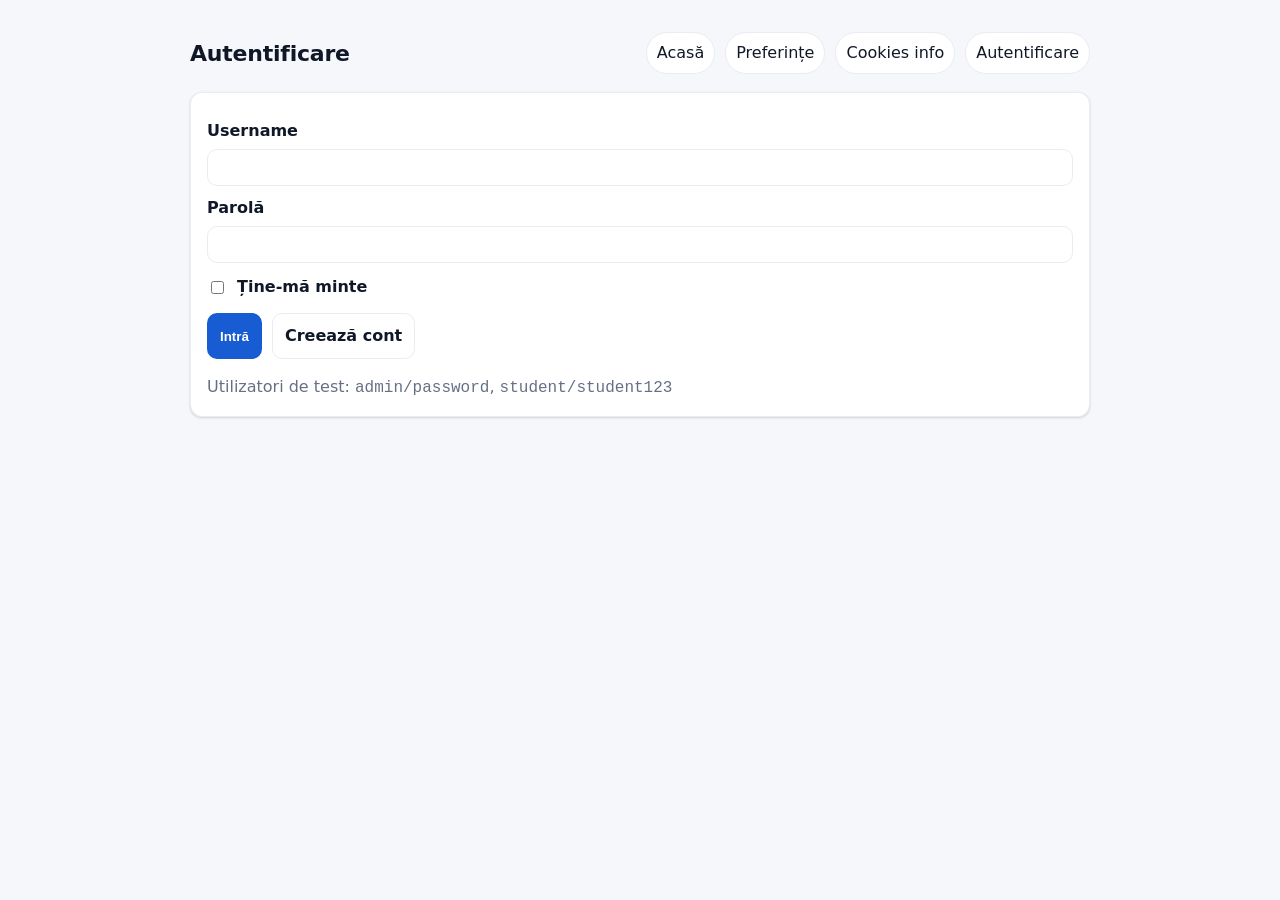
<file: 3/3/dashboard.html>
<!doctype html>
<html lang="ro">
  <head>
    <meta charset="utf-8" />
    <meta name="viewport" content="width=device-width, initial-scale=1" />
    <title>Dashboard</title>
    <link rel="stylesheet" href="style.css" />
  </head>
  <body class="light">
    <div class="container">
      <header>
        <h1>Dashboard</h1>
        <nav>
          <a href="index.html">Acasă</a>
          <a href="cart.html">Coș</a>
          <a href="preferences.html">Preferințe</a>
          <a href="cookies-info.html">Cookies info</a>
        </nav>
      </header>

      <section class="card">
        <div class="row">
          <div>
            <div style="font-weight: 800; font-size: 18px" id="userLine"></div>
            <div class="muted">Durata sesiunii: <b id="duration">0s</b></div>
          </div>
          <div class="actions" style="margin-top: 0">
            <a class="btn btn-secondary" href="dashboard.html" target="_blank" rel="noreferrer" style="text-decoration: none">
              Deschide în tab nou
            </a>
            <button class="btn btn-danger" id="logoutBtn" type="button">Deconectare</button>
          </div>
        </div>

        <div class="grid" style="margin-top: 14px">
          <div>
            <table>
              <thead>
                <tr>
                  <th>Câmp</th>
                  <th>Valoare</th>
                </tr>
              </thead>
              <tbody id="sessionTable"></tbody>
            </table>
          </div>

          <div>
            <div class="muted"><b>Date brute sessionStorage (debug)</b></div>
            <pre id="rawSession"></pre>
          </div>
        </div>
      </section>
    </div>

    <script src="js/cookies.js"></script>
    <script src="js/storage.js"></script>
    <script>
      const SESSION_KEY = "session";

      function applyThemeFromCookie() {
        const theme = CookieManager.get("theme") || "light";
        document.body.classList.remove("light", "dark");
        document.body.classList.add(theme === "dark" ? "dark" : "light");
      }

      function escapeHtml(s) {
        return String(s)
          .replaceAll("&", "&amp;")
          .replaceAll("<", "&lt;")
          .replaceAll(">", "&gt;")
          .replaceAll('"', "&quot;")
          .replaceAll("'", "&#039;");
      }

      function formatDuration(seconds) {
        const s = Math.max(0, Math.floor(seconds));
        const h = Math.floor(s / 3600);
        const m = Math.floor((s % 3600) / 60);
        const sec = s % 60;
        if (h) return `${h}h ${m}m ${sec}s`;
        if (m) return `${m}m ${sec}s`;
        return `${sec}s`;
      }

      function requireSession() {
        const session = StorageManager.getSession(SESSION_KEY);
        if (!session) {
          window.location.href = "login.html";
          return null;
        }
        return session;
      }

      function refreshDebugRaw() {
        const all = StorageManager.getAllSession();
        document.getElementById("rawSession").textContent = JSON.stringify(all, null, 2) || "{}";
      }

      (function init() {
        applyThemeFromCookie();
        const session = requireSession();
        if (!session) return;

        document.getElementById("userLine").textContent = `Salut, ${session.username}!`;

        const rows = [
          ["ID Sesiune", session.sessionId],
          ["Username", session.username],
          ["Email", session.email],
          ["Ora autentificării", session.loginTime],
        ];
        document.getElementById("sessionTable").innerHTML = rows
          .map(([k, v]) => `<tr><td><b>${escapeHtml(k)}</b></td><td>${escapeHtml(v ?? "")}</td></tr>`)
          .join("");

        const start = Date.parse(session.loginTime);
        const startMs = Number.isFinite(start) ? start : Date.now();

        function tick() {
          const seconds = (Date.now() - startMs) / 1000;
          document.getElementById("duration").textContent = formatDuration(seconds);
        }
        tick();
        setInterval(tick, 1000);

        refreshDebugRaw();

        document.getElementById("logoutBtn").addEventListener("click", () => {
          StorageManager.removeSession(SESSION_KEY);
          window.location.href = "login.html";
        });
      })();
    </script>
  </body>
</html>
</file>
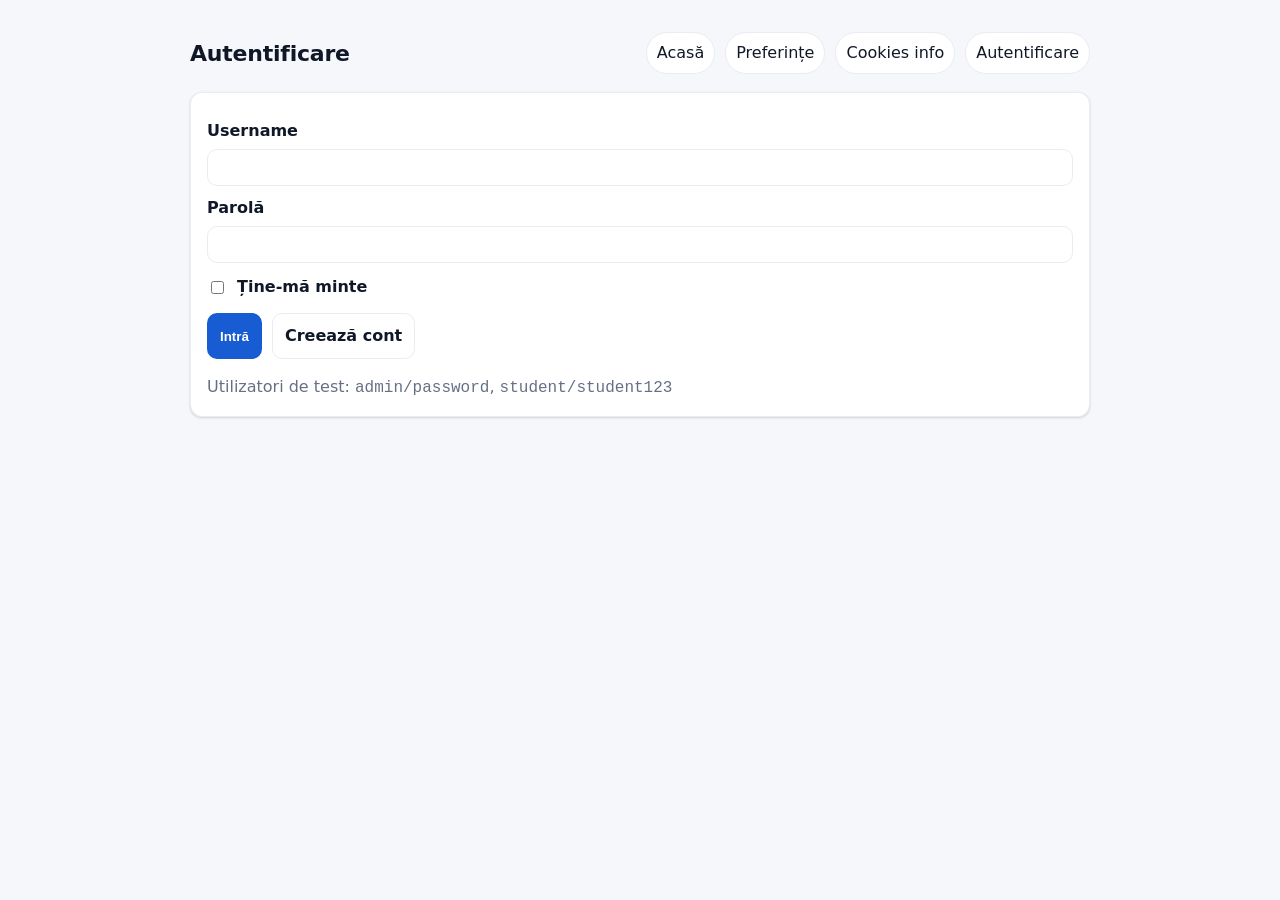
<file: 3/3/login.html>
<!doctype html>
<html lang="ro">
  <head>
    <meta charset="utf-8" />
    <meta name="viewport" content="width=device-width, initial-scale=1" />
    <title>Login</title>
    <link rel="stylesheet" href="style.css" />
  </head>
  <body class="light">
    <div class="container">
      <header>
        <h1>Autentificare</h1>
        <nav>
          <a href="index.html">Acasă</a>
          <a href="preferences.html">Preferințe</a>
          <a href="cookies-info.html">Cookies info</a>
          <a href="login.html">Autentificare</a>
        </nav>
      </header>

      <section class="card">
        <form id="loginForm" novalidate>
          <label for="username">Username</label>
          <input id="username" name="username" autocomplete="username" />

          <label for="password">Parolă</label>
          <input id="password" name="password" type="password" autocomplete="current-password" />

          <label style="display: flex; gap: 10px; align-items: center; margin-top: 12px">
            <input id="remember" type="checkbox" style="width: auto" />
            Ține-mă minte
          </label>

          <div class="actions">
            <button class="btn" type="submit">Intră</button>
            <a class="btn btn-secondary" href="register.html" style="text-decoration: none">Creează cont</a>
          </div>
        </form>

        <div id="alertArea"></div>
        <p class="muted" style="margin-bottom: 0">
          Utilizatori de test: <code>admin/password</code>, <code>student/student123</code>
        </p>
      </section>
    </div>

    <script src="js/cookies.js"></script>
    <script src="js/storage.js"></script>
    <script>
      const USERS_KEY = "users";
      const SESSION_KEY = "session";
      const REMEMBER_KEY = "rememberedUsername";

      function applyThemeFromCookie() {
        const theme = CookieManager.get("theme") || "light";
        document.body.classList.remove("light", "dark");
        document.body.classList.add(theme === "dark" ? "dark" : "light");
      }

      function showAlert(type, message) {
        const el = document.createElement("div");
        el.className = `alert ${type === "error" ? "alert-error" : "alert-success"}`;
        el.textContent = message;
        const area = document.getElementById("alertArea");
        area.innerHTML = "";
        area.appendChild(el);
      }

      function randomId() {
        return Math.random().toString(16).slice(2) + "-" + Date.now().toString(16);
      }

      function getUsers() {
        const users = StorageManager.getLocal(USERS_KEY);
        return Array.isArray(users) ? users : [];
      }

      function ensureDefaultUsers() {
        const existing = StorageManager.getLocal(USERS_KEY);
        if (Array.isArray(existing) && existing.length) return;

        const defaultUsers = [
          { id: 1, username: "admin", password: "password", email: "admin@example.com" },
          { id: 2, username: "student", password: "student123", email: "student@example.com" },
        ];
        StorageManager.setLocal(USERS_KEY, defaultUsers);
      }

      function createSession(user) {
        const session = {
          userId: user.id,
          username: user.username,
          email: user.email,
          loginTime: new Date().toISOString(),
          sessionId: randomId(),
        };
        StorageManager.setSession(SESSION_KEY, session);
      }

      function isLoggedIn() {
        return !!StorageManager.getSession(SESSION_KEY);
      }

      (function init() {
        applyThemeFromCookie();
        ensureDefaultUsers();

        if (isLoggedIn()) {
          window.location.href = "dashboard.html";
          return;
        }

        const remembered = StorageManager.getLocal(REMEMBER_KEY);
        if (typeof remembered === "string" && remembered.trim()) {
          document.getElementById("username").value = remembered;
          document.getElementById("remember").checked = true;
        }

        document.getElementById("loginForm").addEventListener("submit", (e) => {
          e.preventDefault();
          const username = document.getElementById("username").value.trim();
          const password = document.getElementById("password").value;
          const remember = document.getElementById("remember").checked;

          if (!username || !password) {
            showAlert("error", "Completează username și parola.");
            return;
          }

          const user = getUsers().find((u) => u.username === username && u.password === password);
          if (!user) {
            showAlert("error", "Username sau parolă incorecte.");
            return;
          }

          if (remember) StorageManager.setLocal(REMEMBER_KEY, username);
          else StorageManager.removeLocal(REMEMBER_KEY);

          createSession(user);
          window.location.href = "dashboard.html";
        });
      })();
    </script>
  </body>
</html>
</file>
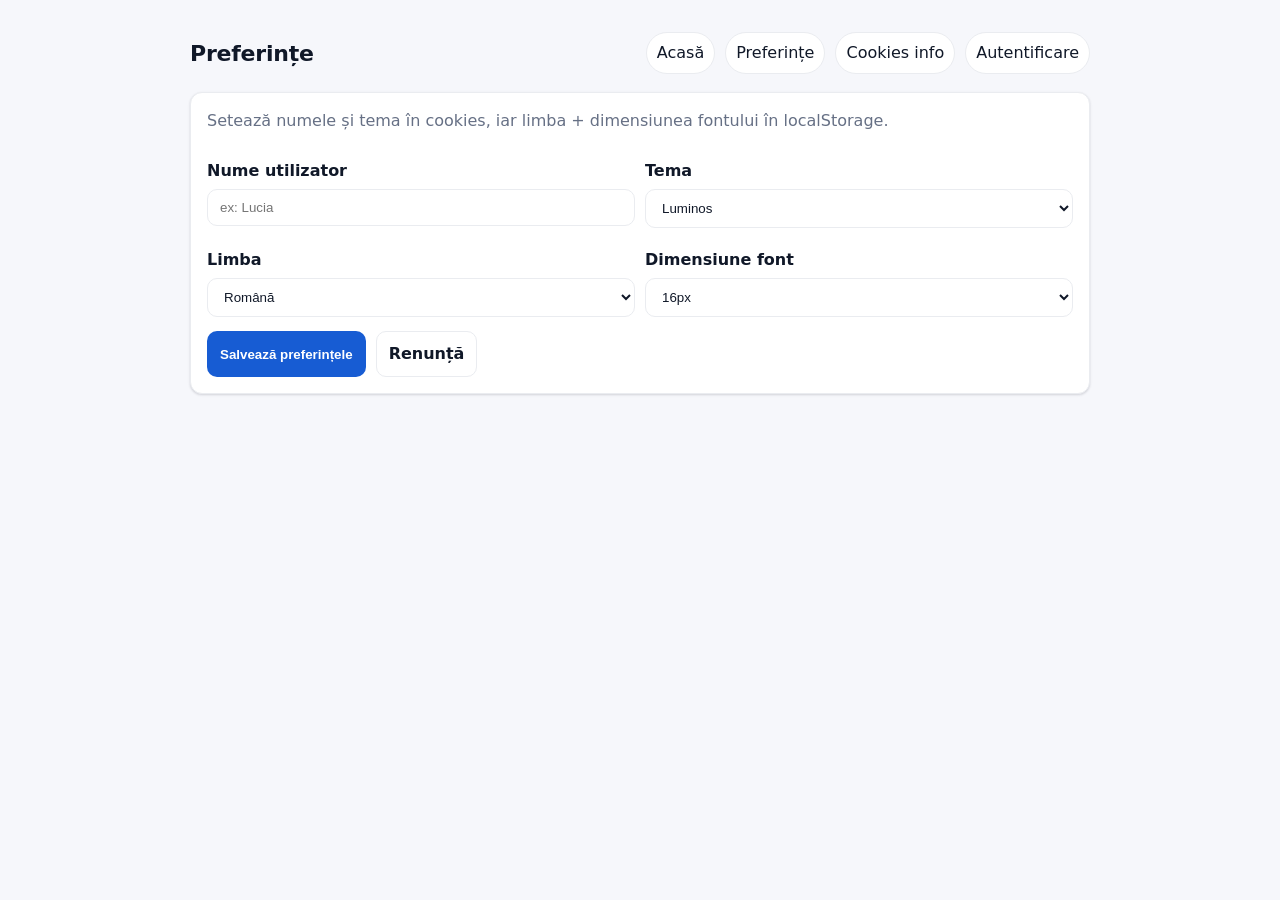
<file: 3/3/preferences.html>
<!doctype html>
<html lang="ro">
  <head>
    <meta charset="utf-8" />
    <meta name="viewport" content="width=device-width, initial-scale=1" />
    <title>Preferințe</title>
    <link rel="stylesheet" href="style.css" />
  </head>
  <body class="light">
    <div class="container">
      <header>
        <h1>Preferințe</h1>
        <nav>
          <a href="index.html">Acasă</a>
          <a href="preferences.html">Preferințe</a>
          <a href="cookies-info.html">Cookies info</a>
          <a href="login.html">Autentificare</a>
        </nav>
      </header>

      <section class="card">
        <p class="muted" style="margin-top: 0">
          Setează numele și tema în cookies, iar limba + dimensiunea fontului în localStorage.
        </p>

        <form id="prefsForm" novalidate>
          <div class="two-col">
            <div>
              <label for="username">Nume utilizator</label>
              <input id="username" name="username" type="text" placeholder="ex: Lucia" />
            </div>

            <div>
              <label for="theme">Tema</label>
              <select id="theme" name="theme">
                <option value="light">Luminos</option>
                <option value="dark">Întunecat</option>
              </select>
            </div>

            <div>
              <label for="language">Limba</label>
              <select id="language" name="language">
                <option value="ro">Română</option>
                <option value="en">English</option>
                <option value="fr">Français</option>
              </select>
            </div>

            <div>
              <label for="fontSize">Dimensiune font</label>
              <select id="fontSize" name="fontSize">
                <option value="14px">14px</option>
                <option value="16px">16px</option>
                <option value="18px">18px</option>
                <option value="20px">20px</option>
              </select>
            </div>
          </div>

          <div class="actions">
            <button class="btn" type="submit">Salvează preferințele</button>
            <a class="btn btn-secondary" href="index.html" style="text-decoration: none">Renunță</a>
          </div>
        </form>

        <div id="alertArea"></div>
      </section>
    </div>

    <script src="js/cookies.js"></script>
    <script src="js/storage.js"></script>
    <script>
      function applyThemeFromCookie() {
        const theme = CookieManager.get("theme") || "light";
        document.body.classList.remove("light", "dark");
        document.body.classList.add(theme === "dark" ? "dark" : "light");
      }

      function applyFontFromLocalStorage() {
        const fontSize = StorageManager.getLocal("fontSize");
        if (typeof fontSize === "string" && fontSize.trim()) {
          document.documentElement.style.fontSize = fontSize;
        }
      }

      function showAlert(type, message) {
        const el = document.createElement("div");
        el.className = `alert ${type === "error" ? "alert-error" : "alert-success"}`;
        el.textContent = message;
        const area = document.getElementById("alertArea");
        area.innerHTML = "";
        area.appendChild(el);
      }

      function prefill() {
        document.getElementById("username").value = CookieManager.get("username") || "";
        document.getElementById("theme").value = CookieManager.get("theme") || "light";
        document.getElementById("language").value = StorageManager.getLocal("language") || "ro";
        document.getElementById("fontSize").value = StorageManager.getLocal("fontSize") || "16px";
      }

      (function init() {
        applyThemeFromCookie();
        applyFontFromLocalStorage();
        prefill();

        document.getElementById("prefsForm").addEventListener("submit", function (e) {
          e.preventDefault();

          const username = document.getElementById("username").value.trim();
          const theme = document.getElementById("theme").value;
          const language = document.getElementById("language").value;
          const fontSize = document.getElementById("fontSize").value;

          CookieManager.set("username", username || "Vizitator");
          CookieManager.set("theme", theme);
          StorageManager.setLocal("language", language);
          StorageManager.setLocal("fontSize", fontSize);

          applyThemeFromCookie();
          applyFontFromLocalStorage();

          showAlert("success", "Preferințe salvate. Vei fi redirecționat(ă) către pagina principală...");
          setTimeout(() => (window.location.href = "index.html"), 1200);
        });
      })();
    </script>
  </body>
</html>
</file>
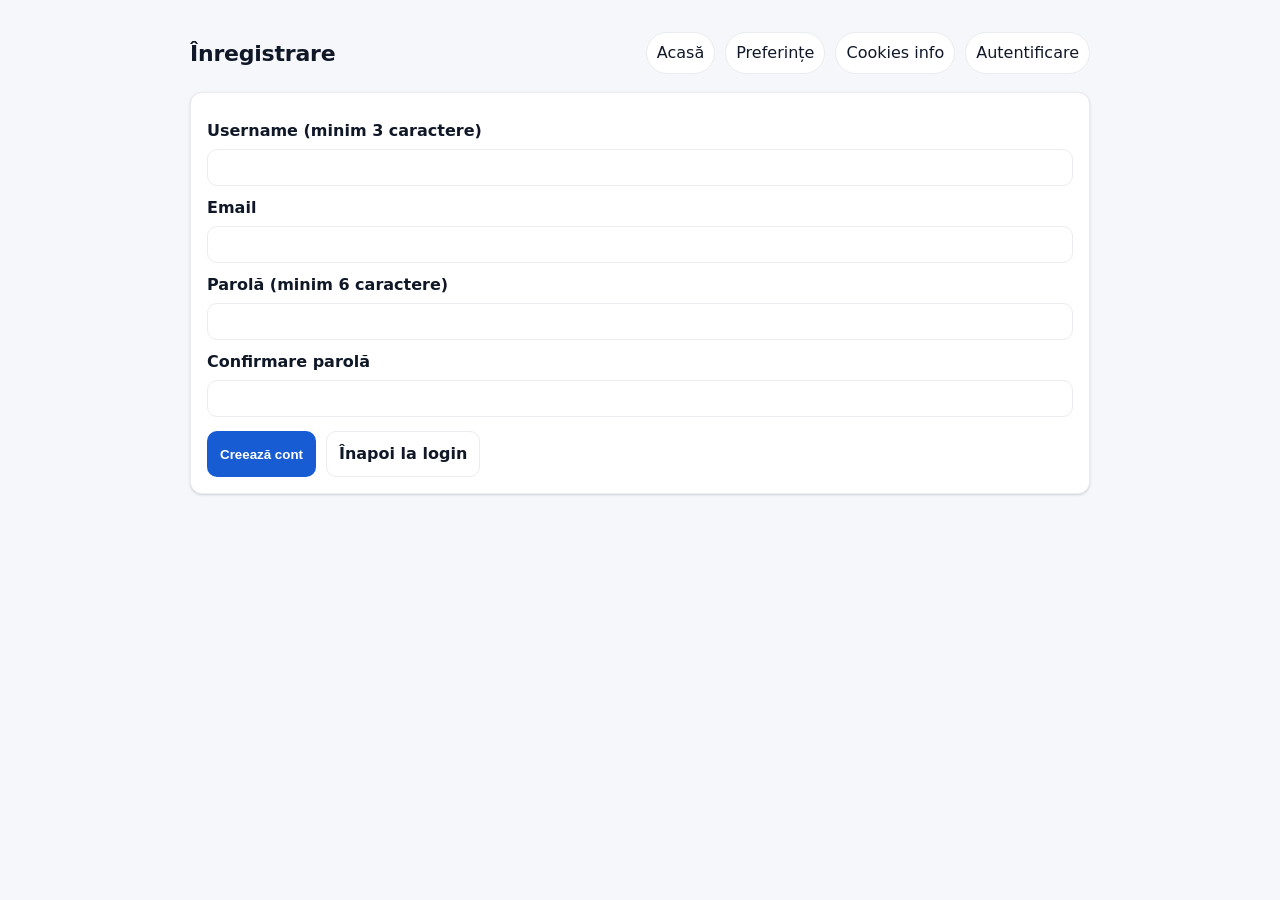
<file: 3/3/register.html>
<!doctype html>
<html lang="ro">
  <head>
    <meta charset="utf-8" />
    <meta name="viewport" content="width=device-width, initial-scale=1" />
    <title>Register</title>
    <link rel="stylesheet" href="style.css" />
  </head>
  <body class="light">
    <div class="container">
      <header>
        <h1>Înregistrare</h1>
        <nav>
          <a href="index.html">Acasă</a>
          <a href="preferences.html">Preferințe</a>
          <a href="cookies-info.html">Cookies info</a>
          <a href="login.html">Autentificare</a>
        </nav>
      </header>

      <section class="card">
        <form id="registerForm" novalidate>
          <label for="username">Username (minim 3 caractere)</label>
          <input id="username" name="username" autocomplete="username" />

          <label for="email">Email</label>
          <input id="email" name="email" type="email" autocomplete="email" />

          <label for="password">Parolă (minim 6 caractere)</label>
          <input id="password" name="password" type="password" autocomplete="new-password" />

          <label for="confirm">Confirmare parolă</label>
          <input id="confirm" name="confirm" type="password" autocomplete="new-password" />

          <div class="actions">
            <button class="btn" type="submit">Creează cont</button>
            <a class="btn btn-secondary" href="login.html" style="text-decoration: none">Înapoi la login</a>
          </div>
        </form>
        <div id="alertArea"></div>
      </section>
    </div>

    <script src="js/cookies.js"></script>
    <script src="js/storage.js"></script>
    <script>
      const USERS_KEY = "users";

      function applyThemeFromCookie() {
        const theme = CookieManager.get("theme") || "light";
        document.body.classList.remove("light", "dark");
        document.body.classList.add(theme === "dark" ? "dark" : "light");
      }

      function showAlert(type, message) {
        const el = document.createElement("div");
        el.className = `alert ${type === "error" ? "alert-error" : "alert-success"}`;
        el.textContent = message;
        const area = document.getElementById("alertArea");
        area.innerHTML = "";
        area.appendChild(el);
      }

      function getUsers() {
        const users = StorageManager.getLocal(USERS_KEY);
        return Array.isArray(users) ? users : [];
      }

      function setUsers(users) {
        StorageManager.setLocal(USERS_KEY, users);
      }

      function nextId(users) {
        const maxId = users.reduce((m, u) => Math.max(m, Number(u.id) || 0), 0);
        return maxId + 1;
      }

      function isValidEmail(email) {
        return /^[^\s@]+@[^\s@]+\.[^\s@]+$/.test(email);
      }

      (function init() {
        applyThemeFromCookie();

        document.getElementById("registerForm").addEventListener("submit", (e) => {
          e.preventDefault();

          const username = document.getElementById("username").value.trim();
          const email = document.getElementById("email").value.trim();
          const password = document.getElementById("password").value;
          const confirm = document.getElementById("confirm").value;

          if (!username || !email || !password || !confirm) {
            showAlert("error", "Toate câmpurile sunt obligatorii.");
            return;
          }
          if (username.length < 3) {
            showAlert("error", "Username trebuie să aibă minim 3 caractere.");
            return;
          }
          if (!isValidEmail(email)) {
            showAlert("error", "Email invalid.");
            return;
          }
          if (password.length < 6) {
            showAlert("error", "Parola trebuie să aibă minim 6 caractere.");
            return;
          }
          if (password !== confirm) {
            showAlert("error", "Parolele nu coincid.");
            return;
          }

          const users = getUsers();
          const usernameTaken = users.some((u) => String(u.username).toLowerCase() === username.toLowerCase());
          if (usernameTaken) {
            showAlert("error", "Username deja folosit.");
            return;
          }
          const emailTaken = users.some((u) => String(u.email).toLowerCase() === email.toLowerCase());
          if (emailTaken) {
            showAlert("error", "Email deja folosit.");
            return;
          }

          users.push({ id: nextId(users), username, email, password });
          setUsers(users);

          showAlert("success", "Cont creat cu succes. Vei fi redirecționat(ă) către login...");
          setTimeout(() => (window.location.href = "login.html"), 1200);
        });
      })();
    </script>
  </body>
</html>
</file>
<file: 1/styles.css>
/* Variables */
:root {
    --orange: #f97316;
    --orange-dark: #ea580c;
    --dark-blue: #1a202c;
    --dark-blue-alt: #1A1A2E;
    --text-dark: #1f2937;
    --text-white: #ffffff;
    --footer-credit: #42C2B7;
    --overlay: rgba(0, 0, 0, 0.6);
}

* {
    margin: 0;
    padding: 0;
    box-sizing: border-box;
}

body {
    font-family: 'Inter', -apple-system, BlinkMacSystemFont, 'Segoe UI', sans-serif;
    line-height: 1.6;
    color: var(--text-dark);
}

/* Header */
.header {
    position: fixed;
    top: 0;
    left: 0;
    right: 0;
    background: var(--orange);
    z-index: 1000;
    padding: 0.75rem 1rem;
}

.header-content {
    display: flex;
    align-items: center;
    justify-content: space-between;
    max-width: 1400px;
    margin: 0 auto;
}

.header-brand {
    display: flex;
    align-items: center;
    gap: 0.75rem;
}

.logo {
    width: 40px;
    height: 40px;
    flex-shrink: 0;
    background: white;
    border-radius: 6px;
    display: flex;
    align-items: center;
    justify-content: center;
    padding: 6px;
}

.logo svg {
    width: 100%;
    height: 100%;
    color: #000;
}

.brand-text {
    line-height: 1.2;
}

.event-title {
    font-size: 1rem;
    font-weight: 700;
    color: var(--text-white);
    text-transform: uppercase;
    letter-spacing: 0.02em;
}

.event-date {
    font-size: 0.75rem;
    color: var(--text-white);
    font-weight: 400;
}

/* Desktop nav - hidden on mobile */
.nav-desktop {
    display: none;
    align-items: center;
    gap: 1.5rem;
}

.nav-desktop a {
    color: var(--text-white);
    text-decoration: none;
    font-weight: 600;
    font-size: 0.9rem;
    text-transform: uppercase;
    letter-spacing: 0.05em;
}

.nav-desktop a:hover {
    text-decoration: underline;
}

.fb-link {
    width: 36px;
    height: 36px;
    background: white;
    border-radius: 4px;
    display: flex;
    align-items: center;
    justify-content: center;
    padding: 6px;
}

.fb-link svg {
    width: 20px;
    height: 20px;
}

/* Mobile nav toggle */
.nav-toggle {
    display: flex;
    flex-direction: column;
    justify-content: center;
    gap: 5px;
    width: 36px;
    height: 36px;
    background: transparent;
    border: none;
    cursor: pointer;
    padding: 8px;
}

.nav-toggle span {
    display: block;
    width: 20px;
    height: 2px;
    background: var(--text-dark);
    border-radius: 1px;
}

/* Mobile nav dropdown */
.nav-mobile {
    display: none;
    flex-direction: column;
    background: var(--orange-dark);
    padding: 1rem;
    gap: 0.75rem;
}

.nav-mobile a {
    color: var(--text-white);
    text-decoration: none;
    font-weight: 600;
}

.nav-mobile.open {
    display: flex;
}

/* Hero Section - full viewport */
.hero {
    position: relative;
    min-height: 100vh;
    min-height: 100dvh;
    display: flex;
    align-items: center;
    padding: 5rem 1.5rem 3rem;
    background: 
        linear-gradient(135deg, #0f172a 0%, #1e293b 40%, #0f172a 100%),
        linear-gradient(180deg, rgba(30, 58, 138, 0.3) 0%, transparent 50%),
        radial-gradient(ellipse at 70% 80%, rgba(59, 130, 246, 0.15) 0%, transparent 50%);
    background-size: cover;
    background-position: center;
}
/* Pentru imagine custom: adăugați assets/hero-bg.png și decomentați:
.hero { background-image: url('assets/hero-bg.png'); background-size: cover; }
*/

.hero::before {
    content: '';
    position: absolute;
    inset: 0;
    background: 
        linear-gradient(90deg, rgba(15, 23, 42, 0.9) 0%, rgba(15, 23, 42, 0.5) 50%, transparent 100%),
        repeating-linear-gradient(0deg, transparent, transparent 2px, rgba(59, 130, 246, 0.03) 2px, rgba(59, 130, 246, 0.03) 4px);
    pointer-events: none;
}

.hero-overlay {
    display: none;
}

.hero-content {
    position: relative;
    z-index: 1;
    max-width: 520px;
    width: 100%;
    margin: 0 auto;
    text-align: center;
}

.hero-title {
    font-size: 2.5rem;
    font-weight: 700;
    color: var(--text-white);
    margin-bottom: 1.5rem;
    letter-spacing: -0.02em;
}

.hero-text {
    color: rgba(255, 255, 255, 0.95);
    font-size: 1rem;
    margin-bottom: 1rem;
    line-height: 1.7;
}

.btn-inscriere {
    display: inline-block;
    background: var(--orange);
    color: var(--text-white) !important;
    font-weight: 700;
    font-size: 1rem;
    text-transform: uppercase;
    letter-spacing: 0.1em;
    padding: 1rem 2.5rem;
    border-radius: 8px;
    text-decoration: none;
    margin-top: 1rem;
    transition: background 0.2s;
}

.btn-inscriere:hover {
    background: var(--orange-dark);
}

/* Content Section */
.content-section {
    background: var(--orange);
    padding: 3rem 1.5rem 4rem;
}

.content-wrapper {
    max-width: 720px;
    margin: 0 auto;
}

.section-title {
    font-size: 1.25rem;
    font-weight: 700;
    color: var(--text-dark);
    text-transform: uppercase;
    letter-spacing: 0.05em;
    text-align: center;
    margin-bottom: 1.5rem;
}

.regulament p,
.calendar-list {
    color: var(--text-dark);
    font-size: 1rem;
    margin-bottom: 1rem;
}

.regulament p:last-of-type {
    margin-bottom: 2rem;
}

.section-separator {
    border: none;
    border-top: 1px solid rgba(0, 0, 0, 0.2);
    margin: 2rem auto;
    max-width: 400px;
}

.calendar .section-title {
    margin-bottom: 1rem;
}

.calendar-list {
    list-style: none;
}

.calendar-list li {
    margin-bottom: 0.75rem;
}

/* Footer */
.footer {
    background: var(--dark-blue);
    padding: 2rem 1.5rem;
}

.footer-content {
    max-width: 1200px;
    margin: 0 auto;
    display: flex;
    flex-direction: column;
    align-items: center;
    gap: 1.5rem;
    text-align: center;
}

.footer-credit {
    font-size: 0.875rem;
    color: var(--footer-credit);
}

.footer-logo {
    display: flex;
    align-items: center;
    gap: 1rem;
    justify-content: center;
}

.logo-emblem {
    position: relative;
    width: 50px;
    height: 58px;
    color: var(--text-white);
}

.logo-emblem svg {
    width: 100%;
    height: 100%;
}

.logo-emblem .emblem-text {
    position: absolute;
    bottom: 6px;
    left: 50%;
    transform: translateX(-50%);
    font-size: 8px;
    font-weight: 700;
    letter-spacing: 0.05em;
}

.logo-text {
    display: flex;
    flex-direction: column;
    align-items: flex-start;
    text-align: left;
}

.logo-line {
    font-size: 0.7rem;
    color: var(--text-white);
    letter-spacing: 0.1em;
    border-bottom: 1px solid rgba(255, 255, 255, 0.5);
    padding-bottom: 2px;
}

.logo-name {
    font-size: 1rem;
    font-weight: 700;
    color: var(--text-white);
    letter-spacing: 0.02em;
}

.logo-city {
    font-size: 0.75rem;
    color: rgba(255, 255, 255, 0.9);
    letter-spacing: 0.05em;
}

/* Desktop breakpoint */
@media (min-width: 768px) {
    .header {
        padding: 0 2rem;
    }

    .event-title {
        font-size: 1.1rem;
    }

    .event-date {
        font-size: 0.8rem;
    }

    .nav-toggle {
        display: none;
    }

    .nav-desktop {
        display: flex;
    }

    .nav-mobile {
        display: none !important;
    }

    .hero {
        padding: 6rem 3rem 4rem;
    }

    .hero-content {
        max-width: 600px;
        margin: 0;
        margin-left: 5%;
        text-align: left;
    }

    .hero-title {
        font-size: 3.5rem;
        margin-bottom: 1.5rem;
    }

    .hero-text {
        font-size: 1.1rem;
    }

    .content-section {
        padding: 4rem 2rem 5rem;
    }

    .footer-content {
        flex-direction: row;
        justify-content: space-between;
        text-align: left;
    }

    .footer-credit {
        order: 1;
    }

    .footer-logo {
        order: 2;
    }
}

/* Large desktop */
@media (min-width: 1200px) {
    .hero-content {
        margin-left: 8%;
        max-width: 560px;
    }

    .hero-title {
        font-size: 4rem;
    }
}
</file>
<file: 2/css/styles.css>
* {
  box-sizing: border-box;
  margin: 0;
  padding: 0;
}

body {
  font-family: Arial, Helvetica, sans-serif;
  line-height: 1.5;
  background-color: #f5f7fb;
  color: #222;
}

header {
  background: #1e3a8a;
  color: #fff;
  padding: 1rem 2rem;
  display: flex;
  flex-direction: column;
  gap: 0.5rem;
}

header h1 {
  font-size: 1.8rem;
}

nav ul {
  display: flex;
  flex-wrap: wrap;
  list-style: none;
  gap: 1rem;
}

nav a {
  color: #e0e7ff;
  text-decoration: none;
  font-weight: bold;
}

nav a:hover {
  text-decoration: underline;
}

main {
  padding: 1.5rem 2rem;
  max-width: 900px;
  margin: 0 auto;
}

section {
  margin-bottom: 1.5rem;
  background: #ffffff;
  border-radius: 8px;
  padding: 1rem 1.2rem;
  box-shadow: 0 1px 3px rgba(0, 0, 0, 0.06);
}

section h2 {
  margin-bottom: 0.5rem;
  color: #1e3a8a;
}

.filters-container {
  display: flex;
  flex-wrap: wrap;
  gap: 1rem;
  align-items: center;
}

label {
  font-weight: 500;
}

select,
input[type="checkbox"] {
  margin-left: 0.3rem;
}

#resourceList,
#tagList {
  list-style: none;
}

.resource-item {
  margin-bottom: 0.8rem;
  padding-bottom: 0.8rem;
  border-bottom: 1px solid #e5e7eb;
}

.resource-item h3 {
  margin-bottom: 0.3rem;
  color: #111827;
}

footer {
  text-align: center;
  padding: 1rem;
  background: #111827;
  color: #e5e7eb;
  margin-top: 2rem;
}

@media (max-width: 600px) {
  header {
    padding: 1rem;
  }

  main {
    padding: 1rem;
  }
}
</file>
<file: 4/style.css>
:root {
  --bg: #222;
  --panel: #2f2f2f;
  --text: #f4f4f4;
  --accent: #ff9f0a;
  --primary: #1e1e1e;
  --hover: #444;
}
* {
  box-sizing: border-box;
}
body {
  margin: 0;
  min-height: 100vh;
  background: #111;
  color: var(--text);
  display: grid;
  place-items: center;
  font-family: "Segoe UI", Tahoma, Geneva, Verdana, sans-serif;
}
.calculator {
  width: min(360px, 90vw);
  background: var(--panel);
  border-radius: 16px;
  box-shadow: 0 20px 40px rgba(0, 0, 0, 0.5);
  padding: 16px;
}
.display {
  background: #171717;
  border-radius: 12px;
  padding: 14px;
  margin-bottom: 12px;
  min-height: 80px;
  display: flex;
  flex-direction: column;
  justify-content: center;
  gap: 6px;
  overflow-wrap: anywhere;
}
.expression {
  color: #bbb;
  font-size: 1rem;
  text-align: right;
  user-select: none;
}
.result {
  font-size: 2rem;
  text-align: right;
  font-weight: 700;
  user-select: none;
}
.keys {
  display: grid;
  grid-template-columns: repeat(4, 1fr);
  gap: 10px;
}
.btn {
  border: none;
  border-radius: 10px;
  padding: 18px 12px;
  font-size: 1.2rem;
  cursor: pointer;
  background: #333;
  color: var(--text);
  transition: transform 0.08s ease, background 0.15s ease;
}
.btn:hover {
  background: var(--hover);
}
.btn:active {
  transform: scale(0.97);
}
.btn-operator {
  background: #ff8f00;
  color: #fff;
}
.btn-equals {
  background: #0a84ff;
  color: #fff;
  grid-column: 4;
  grid-row: 4 / 6;
}
.btn-clear {
  background: #f03f3f;
  color: #fff;
}
.btn-zero {
  grid-column: 1 / span 2;
}
</file>
<file: 3/3/style.css>
:root {
  --bg: #f6f7fb;
  --surface: #ffffff;
  --text: #101828;
  --muted: #667085;
  --border: #eaecf0;
  --primary: #175cd3;
  --primary-contrast: #ffffff;
  --danger: #d92d20;
  --success: #027a48;
  --shadow: 0 1px 2px rgba(16, 24, 40, 0.06), 0 1px 3px rgba(16, 24, 40, 0.1);
  --radius: 12px;
}

body {
  font-family: "Segoe UI", system-ui, -apple-system, sans-serif;
  margin: 0;
  background: var(--bg);
  color: var(--text);
  line-height: 1.5;
}

body.dark {
  --bg: #0b1220;
  --surface: #101b31;
  --text: #eef2ff;
  --muted: #a4b0c6;
  --border: rgba(255, 255, 255, 0.12);
  --primary: #84caff;
  --primary-contrast: #002244;
  --danger: #f97066;
  --success: #32d583;
  --shadow: 0 1px 2px rgba(0, 0, 0, 0.3);
}

body.light {
  /* implicit din :root */
}

.container {
  max-width: 900px;
  margin: 0 auto;
  padding: 24px 16px 48px;
}

header {
  display: flex;
  align-items: center;
  justify-content: space-between;
  gap: 12px;
  margin: 8px 0 18px;
}

header h1 {
  margin: 0;
  font-size: 22px;
  letter-spacing: -0.01em;
}

nav {
  display: flex;
  flex-wrap: wrap;
  gap: 10px;
}

nav a {
  display: inline-block;
  padding: 8px 10px;
  border: 1px solid var(--border);
  border-radius: 999px;
  background: var(--surface);
  color: var(--text);
  text-decoration: none;
}

nav a:hover {
  border-color: rgba(23, 92, 211, 0.45);
  box-shadow: var(--shadow);
}

.card {
  background: var(--surface);
  border: 1px solid var(--border);
  border-radius: var(--radius);
  padding: 16px;
  box-shadow: var(--shadow);
}

.grid {
  display: grid;
  grid-template-columns: 1fr;
  gap: 14px;
}

@media (min-width: 860px) {
  .grid.cols-2 {
    grid-template-columns: 1fr 1fr;
  }
}

.muted {
  color: var(--muted);
}

.row {
  display: flex;
  flex-wrap: wrap;
  align-items: center;
  justify-content: space-between;
  gap: 10px;
}

label {
  display: block;
  font-weight: 700;
  margin: 10px 0 6px;
}

input,
select,
textarea {
  width: 100%;
  padding: 10px 12px;
  border: 1px solid var(--border);
  border-radius: 10px;
  background: var(--surface);
  color: var(--text);
  box-sizing: border-box;
  outline: none;
}

input:focus,
select:focus,
textarea:focus {
  border-color: rgba(23, 92, 211, 0.65);
  box-shadow: 0 0 0 4px rgba(23, 92, 211, 0.12);
}

.actions {
  display: flex;
  flex-wrap: wrap;
  gap: 10px;
  margin-top: 14px;
}

.btn {
  appearance: none;
  border: 1px solid transparent;
  border-radius: 10px;
  padding: 10px 12px;
  background: var(--primary);
  color: var(--primary-contrast);
  cursor: pointer;
  font-weight: 700;
}

.btn:hover {
  filter: brightness(1.04);
}

.btn:active {
  transform: translateY(1px);
}

.btn-secondary {
  background: transparent;
  border-color: var(--border);
  color: var(--text);
}

.btn-secondary:hover {
  border-color: rgba(23, 92, 211, 0.45);
}

.btn-danger {
  background: var(--danger);
  color: #fff;
}

.btn-small {
  padding: 6px 10px;
  border-radius: 8px;
  font-weight: 700;
}

.alert {
  border-radius: 10px;
  padding: 10px 12px;
  border: 1px solid var(--border);
  background: var(--surface);
  margin: 12px 0;
}

.alert-success {
  border-color: rgba(2, 122, 72, 0.35);
  background: rgba(2, 122, 72, 0.12);
  color: var(--success);
}

.alert-error {
  border-color: rgba(217, 45, 32, 0.35);
  background: rgba(217, 45, 32, 0.12);
  color: var(--danger);
}

table {
  width: 100%;
  border-collapse: collapse;
  border: 1px solid var(--border);
  border-radius: 12px;
  overflow: hidden;
  background: var(--surface);
}

thead th {
  text-align: left;
  padding: 10px 12px;
  font-size: 13px;
  text-transform: uppercase;
  letter-spacing: 0.05em;
  background: rgba(23, 92, 211, 0.08);
  border-bottom: 1px solid var(--border);
}

tbody td {
  padding: 10px 12px;
  border-bottom: 1px solid var(--border);
  vertical-align: top;
}

tbody tr:hover td {
  background: rgba(23, 92, 211, 0.06);
}

code,
pre {
  font-family: ui-monospace, SFMono-Regular, Menlo, Monaco, Consolas, "Liberation Mono", "Courier New", monospace;
}

pre {
  background: rgba(16, 24, 40, 0.06);
  border: 1px solid var(--border);
  padding: 12px;
  border-radius: 12px;
  overflow: auto;
}

body.dark pre {
  background: rgba(255, 255, 255, 0.06);
}

.two-col {
  display: grid;
  grid-template-columns: 1fr;
  gap: 10px;
}

@media (min-width: 700px) {
  .two-col {
    grid-template-columns: 1fr 1fr;
  }
}
</file>
